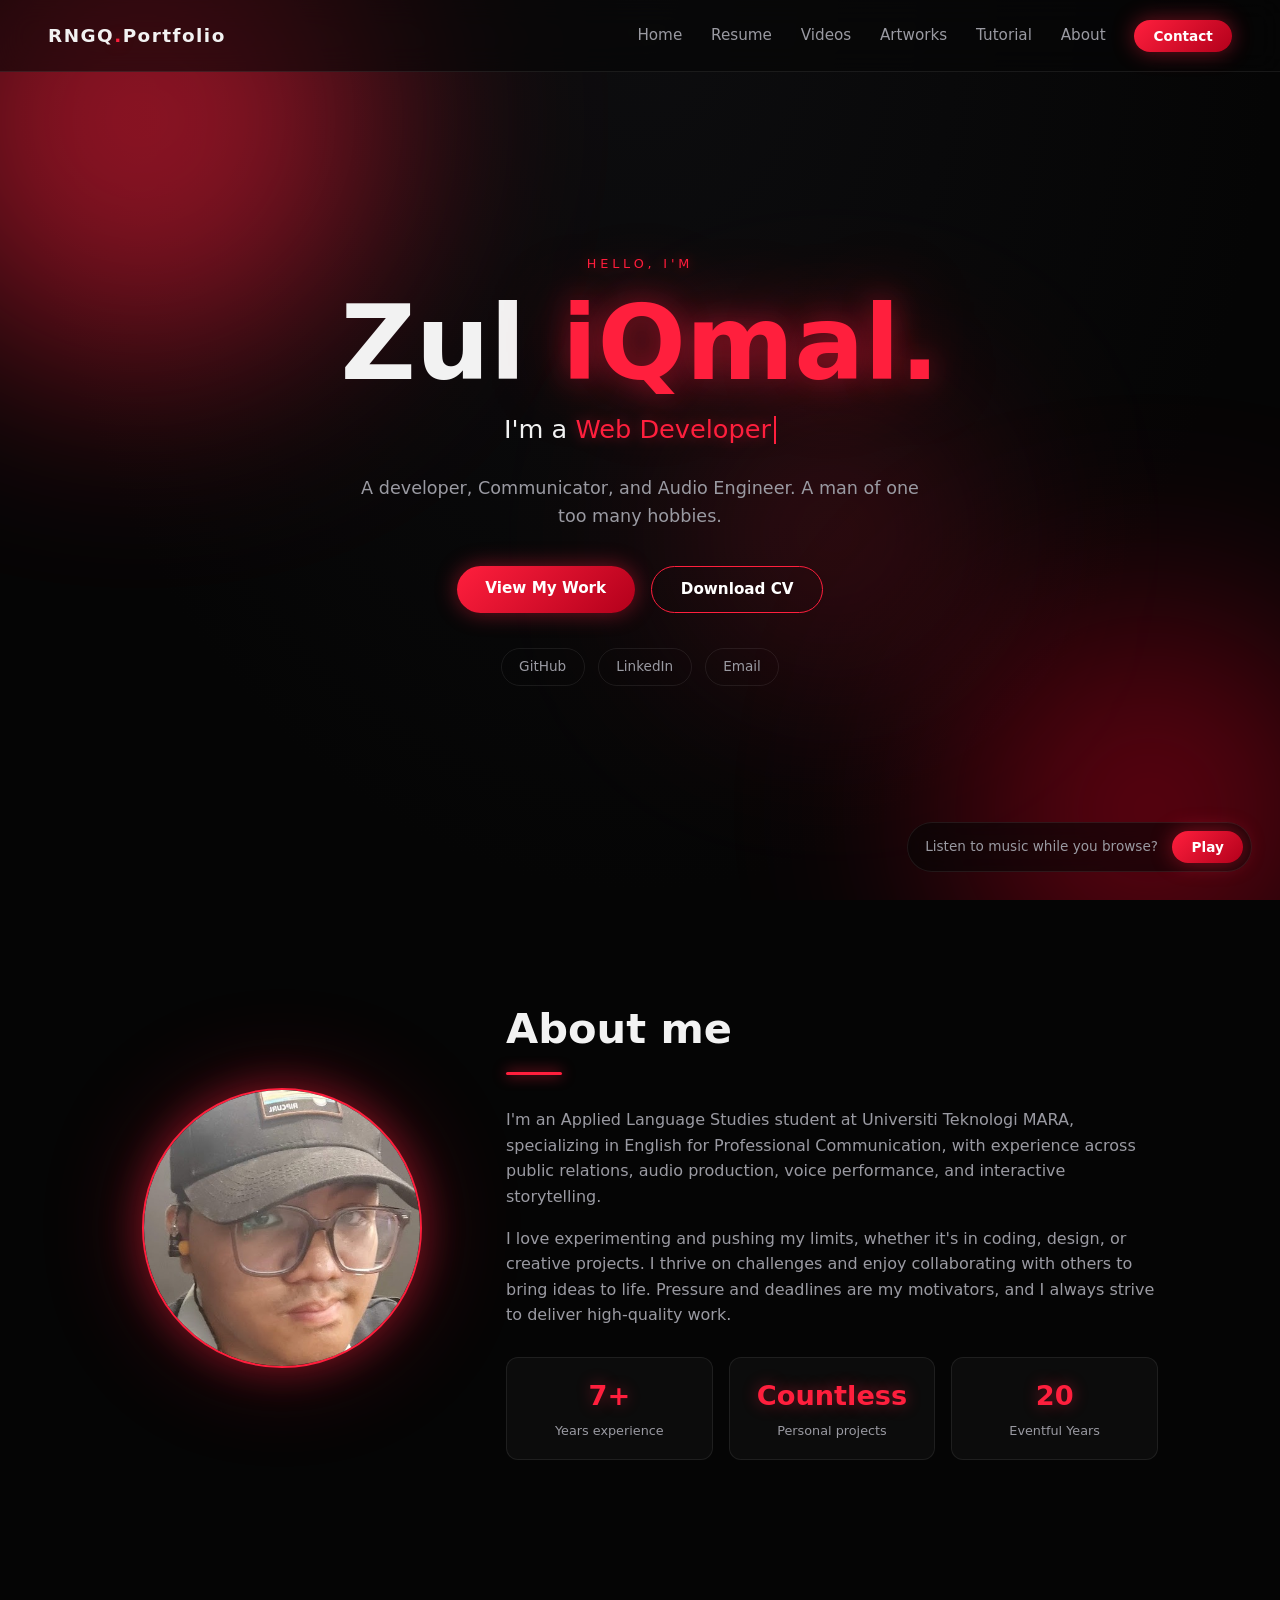
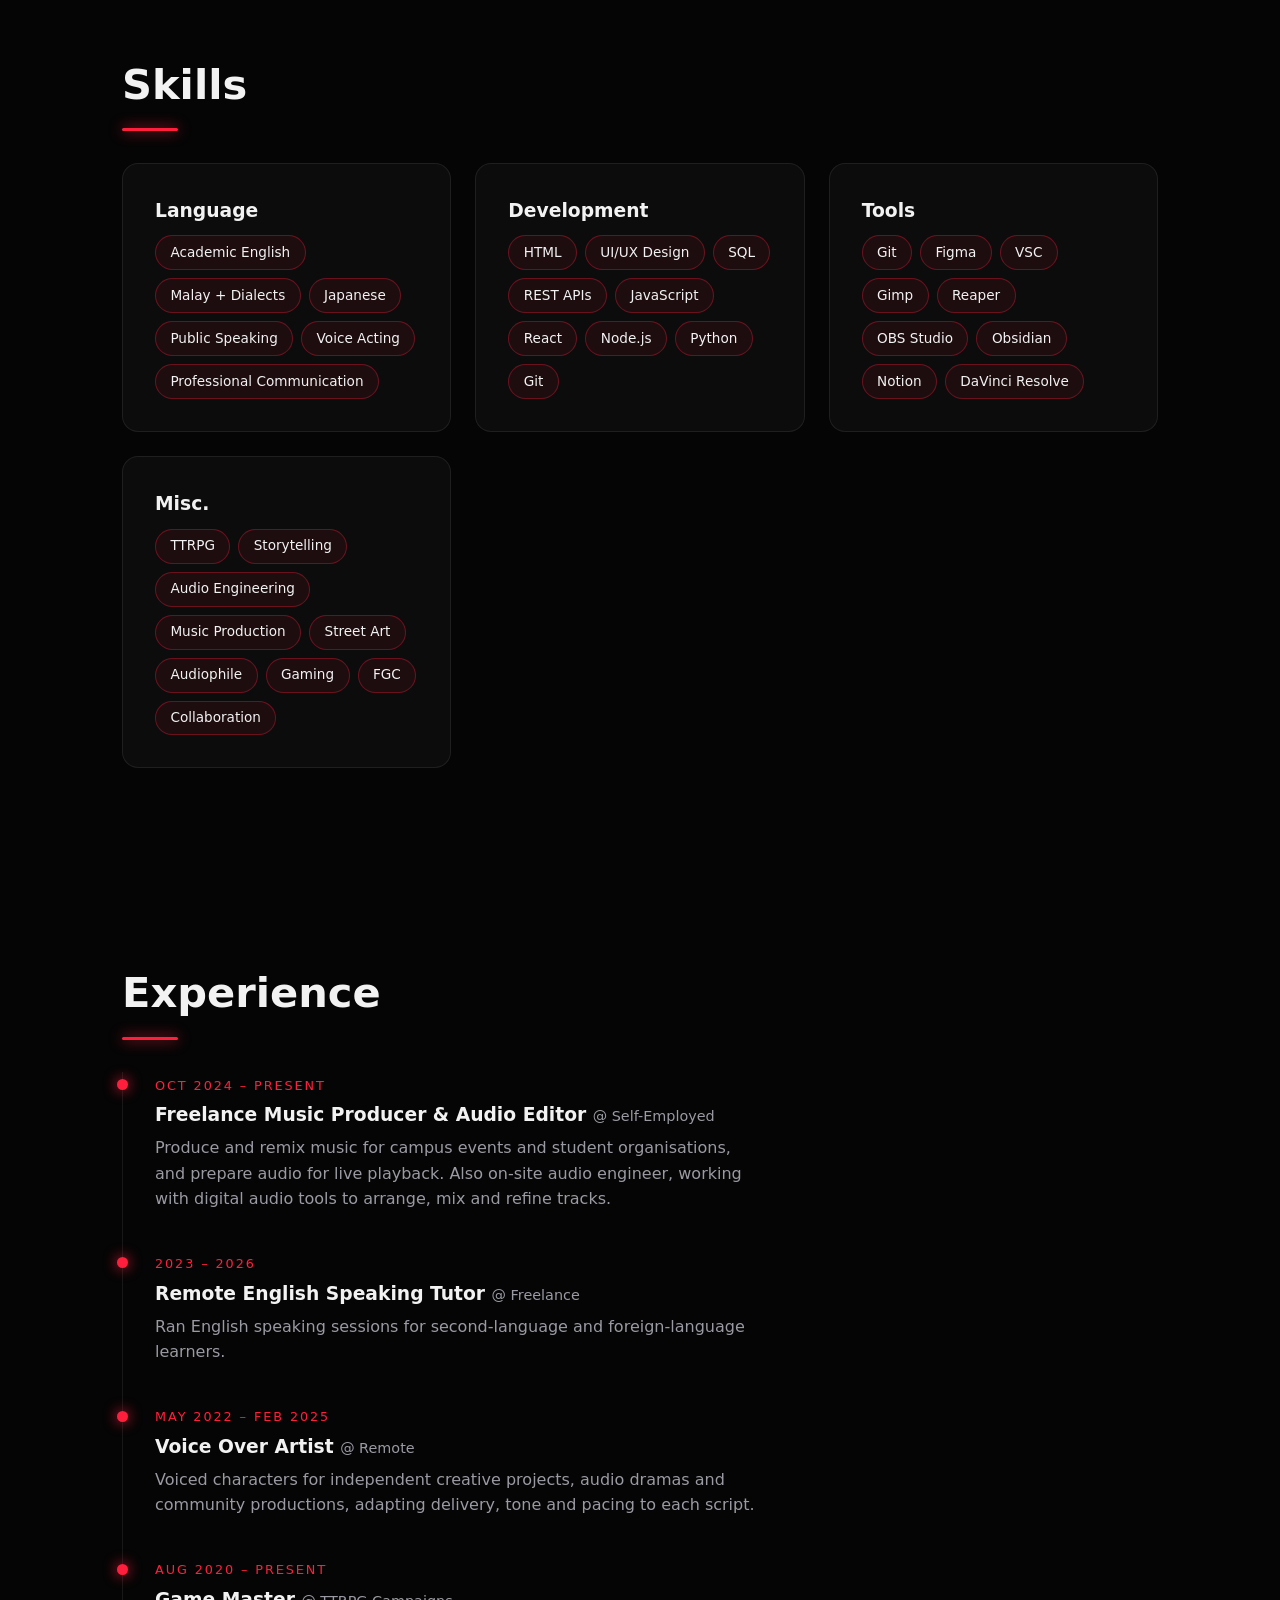
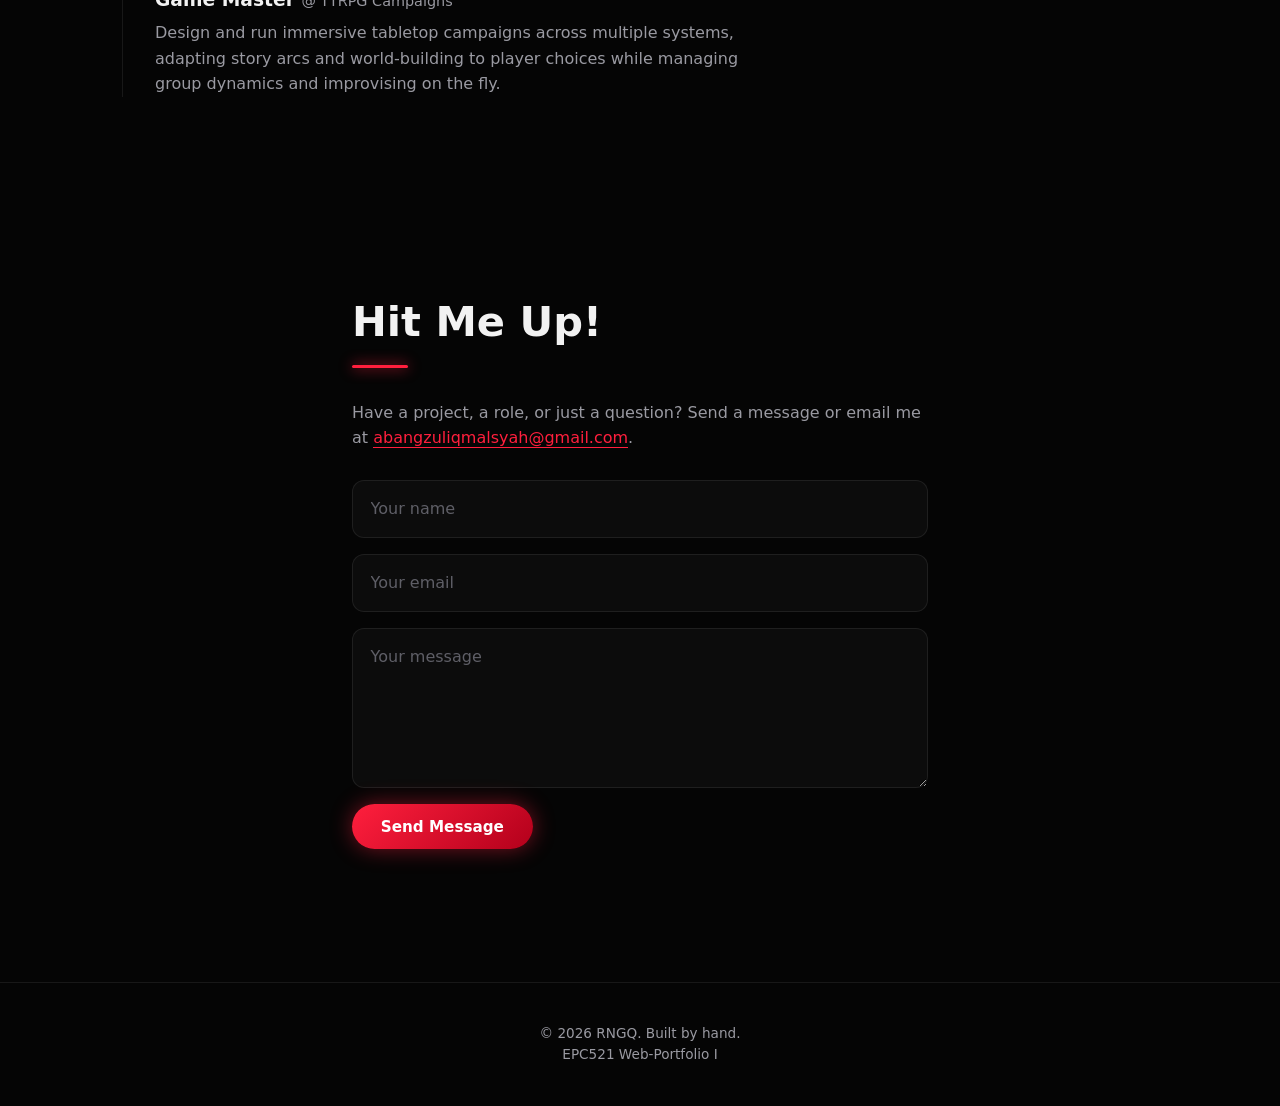
<file: index.html>
<!DOCTYPE html>
<html lang="en">
<head>
  <meta charset="UTF-8" />
  <meta name="viewport" content="width=device-width, initial-scale=1.0" />
  <title>Zul iQmal | Portfolio</title>
  <meta name="description" content="Portfolio of Zul iQmal, a Web Developer, Communicator, and Audio Engineer." />
  <link rel="stylesheet" href="CSS/style.css" />
</head>
<body>

  <!-- Background aura (Sinaran~ mentari menyinari~) -->
  <div class="aura-bg" aria-hidden="true">
    <span class="blob blob-1"></span>
    <span class="blob blob-2"></span>
    <span class="blob blob-3"></span>
  </div>
  <div class="cursor-aura" aria-hidden="true"></div>

  <!-- Header -->
  <header class="site-header">
    <a href="index.html" class="logo">RNGQ<span>.</span>Portfolio</a>
    <button class="nav-toggle" aria-label="Toggle menu" aria-expanded="false">
      <span></span><span></span>
    </button>
    <nav class="nav" id="nav">
      <a href="index.html" aria-current="page">Home</a>
      <a href="resume.html">Resume</a>
      <a href="videos.html">Videos</a>
      <a href="artworks.html">Artworks</a>
      <a href="tutorial.html">Tutorial</a>
      <a href="about.html">About</a>
      <a href="#contact" class="btn btn-small">Contact</a>
    </nav>
  </header>

  <main>
    <!-- Hero -->
    <section id="home" class="hero">
      <p class="eyebrow reveal">Hello, I'm</p>
      <h1 class="reveal">Zul <em>iQmal.</em></h1>
      <p class="role reveal">I'm a <span id="typed"></span><span class="caret" aria-hidden="true"></span></p>
      <p class="lead reveal">
        A developer, Communicator, and Audio Engineer. 
        A man of one too many hobbies.
      </p>
      <div class="hero-actions reveal">
        <a href="artworks.html" class="btn">View My Work</a>
        <a href="assets/documents/Zul_Iqmal_Syah_CV.pdf" class="btn btn-ghost" download>Download CV</a>
      </div>
      <div class="socials reveal">
        <a href="https://github.com/RinggoCh1" target="_blank" rel="noopener">GitHub</a>
        <a href="https://www.linkedin.com/in/zuliqmalsyah" target="_blank" rel="noopener">LinkedIn</a>
        <a href="mailto:abangzuliqmalsyah@gmail.com">Email</a>
      </div>
    </section>

    <!-- About -->
    <section id="about" class="section about">
      <div class="avatar-wrap reveal">
        <img class="avatar" src="assets/images/me.jpg" alt="Zul iQmal" />
      </div>
      <div class="about-text reveal">
        <h2 class="section-title">About me</h2>
        <p>
          I'm an Applied Language Studies student at Universiti Teknologi MARA, specializing in English for Professional Communication, with experience across public relations, audio production, voice performance, and interactive storytelling.
        </p>
        <p>
          I love experimenting and pushing my limits, whether it's in coding, design, or creative projects. I thrive on challenges and enjoy collaborating with others to bring ideas to life. Pressure and deadlines are my motivators, and I always strive to deliver high-quality work.
        </p>
        <div class="about-stats">
          <div class="stat"><strong>7+</strong><span>Years experience</span></div>
          <div class="stat"><strong>Countless</strong><span>Personal projects</span></div>
          <div class="stat"><strong>20</strong><span>Eventful Years</span></div>
        </div>
      </div>
    </section>

    <!-- Skills -->
    <section id="skills" class="section">
      <h2 class="section-title reveal">Skills</h2>
      <div class="grid">
        <article class="card reveal">
          <h3>Language</h3>
          <ul class="chips">
            <li>Academic English</li><li>Malay + Dialects</li><li>Japanese</li><li>Public Speaking</li><li>Voice Acting</li><li>Professional Communication</li>
          </ul>
        </article>
        <article class="card reveal">
          <h3>Development</h3>
          <ul class="chips">
            <li>HTML</li><li>UI/UX Design</li><li>SQL</li><li>REST APIs</li><li>JavaScript</li><li>React</li><li>Node.js</li><li>Python</li><li>Git</li>
          </ul>
        </article>
        <article class="card reveal">
          <h3>Tools</h3>
          <ul class="chips">
            <li>Git</li><li>Figma</li><li>VSC</li><li>Gimp</li><li>Reaper</li><li>OBS Studio</li><li>Obsidian</li><li>Notion</li><li>DaVinci Resolve</li>
          </ul>
        </article>
        <article class="card reveal">
          <h3>Misc.</h3>
          <ul class="chips">
            <li>TTRPG</li><li>Storytelling</li><li>Audio Engineering</li><li>Music Production</li><li>Street Art</li><li>Audiophile</li><li>Gaming</li><li>FGC</li><li>Collaboration</li>
          </ul>
        </article>
      </div>
    </section>

    <!-- Experience -->
    <section id="experience" class="section">
      <h2 class="section-title reveal">Experience</h2>
      <ol class="timeline">
        <li class="reveal">
          <span class="when">Oct 2024 – Present</span>
          <h3>Freelance Music Producer &amp; Audio Editor <small>@ Self-Employed</small></h3>
          <p>Produce and remix music for campus events and student organisations, and prepare audio for live playback. Also on-site audio engineer, working with digital audio tools to arrange, mix and refine tracks.</p>
        </li>
        <li class="reveal">
          <span class="when">2023 – 2026</span>
          <h3>Remote English Speaking Tutor <small>@ Freelance</small></h3>
          <p>Ran English speaking sessions for second-language and foreign-language learners.</p>
        </li>
        <li class="reveal">
          <span class="when">May 2022 – Feb 2025</span>
          <h3>Voice Over Artist <small>@ Remote</small></h3>
          <p>Voiced characters for independent creative projects, audio dramas and community productions, adapting delivery, tone and pacing to each script.</p>
        </li>
        <li class="reveal">
          <span class="when">Aug 2020 – Present</span>
          <h3>Game Master <small>@ TTRPG Campaigns</small></h3>
          <p>Design and run immersive tabletop campaigns across multiple systems, adapting story arcs and world-building to player choices while managing group dynamics and improvising on the fly.</p>
        </li>
      </ol>
    </section>

    <!-- Contact -->
    <section id="contact" class="section contact">
      <h2 class="section-title reveal">Hit Me Up!</h2>
      <p class="contact-intro reveal">
        Have a project, a role, or just a question? Send a message or email me at
        <a href="mailto:abangzuliqmalsyah@gmail.com">abangzuliqmalsyah@gmail.com</a>.
      </p>
      <form class="form reveal" id="contact-form">
        <input type="text" name="name" placeholder="Your name" required />
        <input type="email" name="email" placeholder="Your email" required />
        <textarea name="message" rows="5" placeholder="Your message" required></textarea>
        <button type="submit" class="btn">Send Message</button>
        <p class="form-note" id="form-note" role="status"></p>
      </form>
    </section>
  </main>

  <footer class="site-footer">
    <p>&copy; <span id="year"></span> RNGQ. Built by hand.</p>
    <p class="footer-credit">EPC521 Web-Portfolio I</p>
  </footer>

  <script src="JS/script.js"></script>
  <script src="JS/music.js"></script>
</body>
</html>
</file>
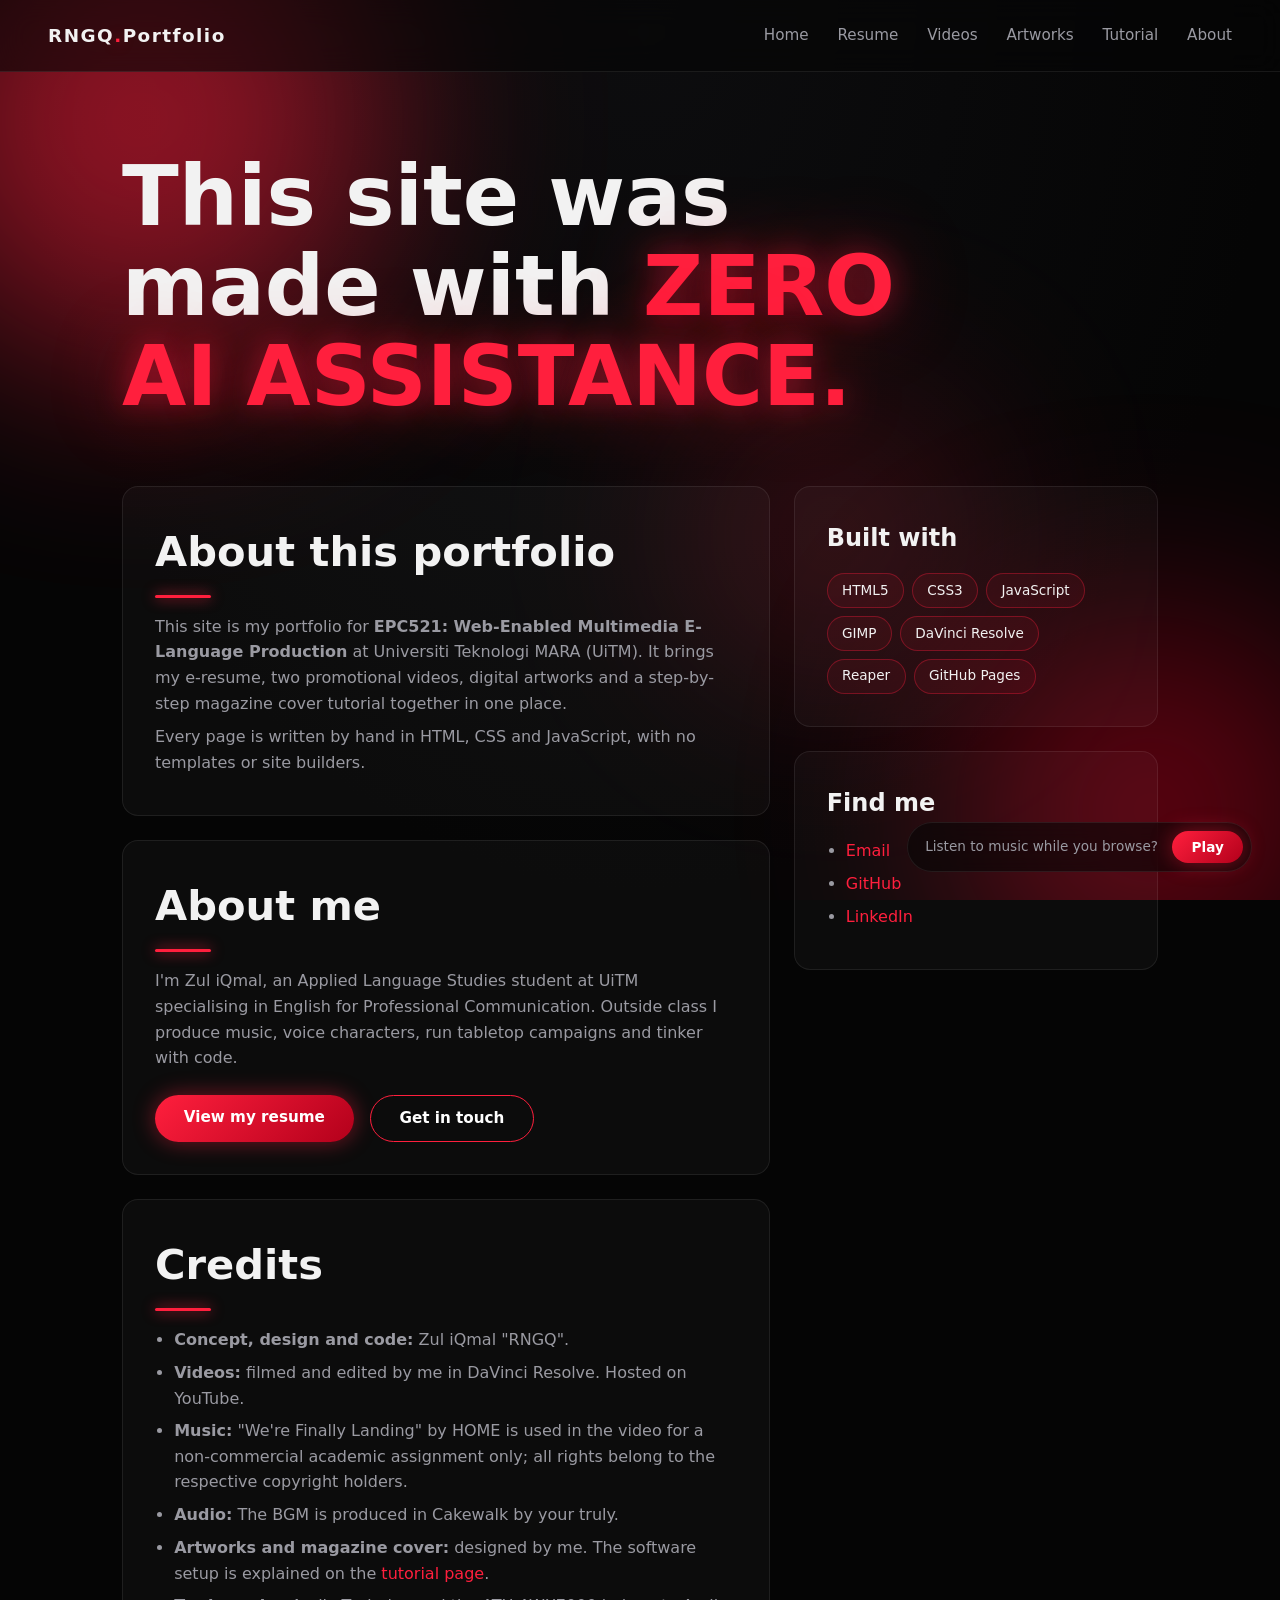
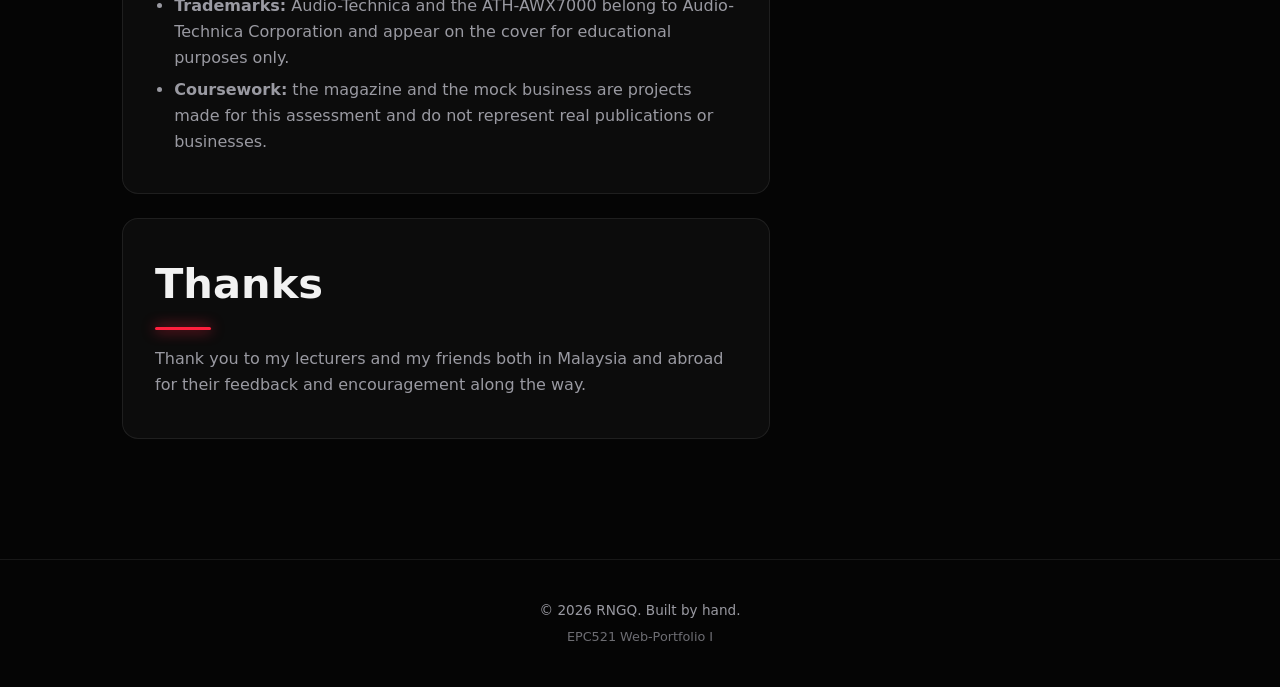
<file: about.html>
<!DOCTYPE html>
<html lang="en">
<head>
  <meta charset="UTF-8">
  <meta name="viewport" content="width=device-width, initial-scale=1.0">
  <meta name="description" content="About Zul iQmal's EPC521 multimedia web portfolio, plus credits and acknowledgements.">
  <title>Zul iQmal | About</title>
  <link rel="stylesheet" href="CSS/style.css">
  <link rel="stylesheet" href="CSS/pages.css">
</head>
<body>
  <div class="aura-bg" aria-hidden="true">
    <span class="blob blob-1"></span>
    <span class="blob blob-2"></span>
    <span class="blob blob-3"></span>
  </div>
  <div class="cursor-aura" aria-hidden="true"></div>

  <header class="site-header">
    <a href="index.html" class="logo">RNGQ<span>.</span>Portfolio</a>
    <button class="nav-toggle" aria-label="Toggle menu" aria-expanded="false" aria-controls="nav">
      <span></span><span></span>
    </button>
    <nav class="nav" id="nav">
      <a href="index.html">Home</a>
      <a href="resume.html">Resume</a>
      <a href="videos.html">Videos</a>
      <a href="artworks.html">Artworks</a>
      <a href="tutorial.html">Tutorial</a>
      <a href="about.html" aria-current="page">About</a>
    </nav>
  </header>

  <main>

    <!-- BIG STATEMENT: edit the white text, then the red glowing text inside <em> -->
    <section class="section page-intro">
      <h1 class="statement">This site was made with <em>ZERO AI ASSISTANCE.</em></h1>
    </section>

    <section class="section about-layout">
      <div class="about-main">

        <article class="page-card" id="about-site">
          <h2 class="section-title">About this portfolio</h2>
          <p>This site is my portfolio for <strong>EPC521: Web-Enabled Multimedia E-Language Production</strong> at Universiti Teknologi MARA (UiTM). It brings my e-resume, two promotional videos, digital artworks and a step-by-step magazine cover tutorial together in one place.</p>
          <p>Every page is written by hand in HTML, CSS and JavaScript, with no templates or site builders.</p>
        </article>

        <article class="page-card" id="about-me">
          <h2 class="section-title">About me</h2>
          <p>I'm Zul iQmal, an Applied Language Studies student at UiTM specialising in English for Professional Communication. Outside class I produce music, voice characters, run tabletop campaigns and tinker with code.</p>
          <div class="page-actions">
            <a class="btn" href="resume.html">View my resume</a>
            <a class="btn btn-ghost" href="index.html#contact">Get in touch</a>
          </div>
        </article>

        <article class="page-card" id="credits">
          <h2 class="section-title">Credits</h2>
          <ul class="detail-list">
            <li><strong>Concept, design and code:</strong> Zul iQmal "RNGQ".</li>
            <li><strong>Videos:</strong> filmed and edited by me in DaVinci Resolve. Hosted on YouTube.</li>
            <li><strong>Music:</strong> "We're Finally Landing" by HOME is used in the video for a non-commercial academic assignment only; all rights belong to the respective copyright holders.</li>
            <li><strong>Audio:</strong> The BGM is produced in Cakewalk by your truly.</li>
            <li><strong>Artworks and magazine cover:</strong> designed by me. The software setup is explained on the <a href="tutorial.html">tutorial page</a>.</li>
            <li><strong>Trademarks:</strong> Audio-Technica and the ATH-AWX7000 belong to Audio-Technica Corporation and appear on the cover for educational purposes only.</li>
            <li><strong>Coursework:</strong> the magazine and the mock business are projects made for this assessment and do not represent real publications or businesses.</li>
          </ul>
        </article>

        <article class="page-card" id="thanks">
          <h2 class="section-title">Thanks</h2>
          <p>Thank you to my lecturers and my friends both in Malaysia and abroad for their feedback and encouragement along the way.</p>
        </article>

      </div>

      <aside class="about-side">
        <article class="page-card">
          <h2>Built with</h2>
          <ul class="chips">
            <li>HTML5</li><li>CSS3</li><li>JavaScript</li><li>GIMP</li>
            <li>DaVinci Resolve</li><li>Reaper</li><li>GitHub Pages</li>
          </ul>
        </article>

        <article class="page-card">
          <h2>Find me</h2>
          <ul class="detail-list">
            <li><a href="mailto:abangzuliqmalsyah@gmail.com">Email</a></li>
            <li><a href="https://github.com/RinggoCh1" target="_blank" rel="noopener">GitHub</a></li>
            <li><a href="https://www.linkedin.com/in/zuliqmalsyah" target="_blank" rel="noopener">LinkedIn</a></li>
          </ul>
        </article>
      </aside>
    </section>

  </main>
  <footer class="site-footer">
    <p>&copy; <span id="year"></span> RNGQ. Built by hand.</p>
    <p class="footer-credit">EPC521 Web-Portfolio I</p>
  </footer>
  <script src="JS/script.js"></script>
  <script src="JS/music.js"></script>
</body>
</html>
</file>
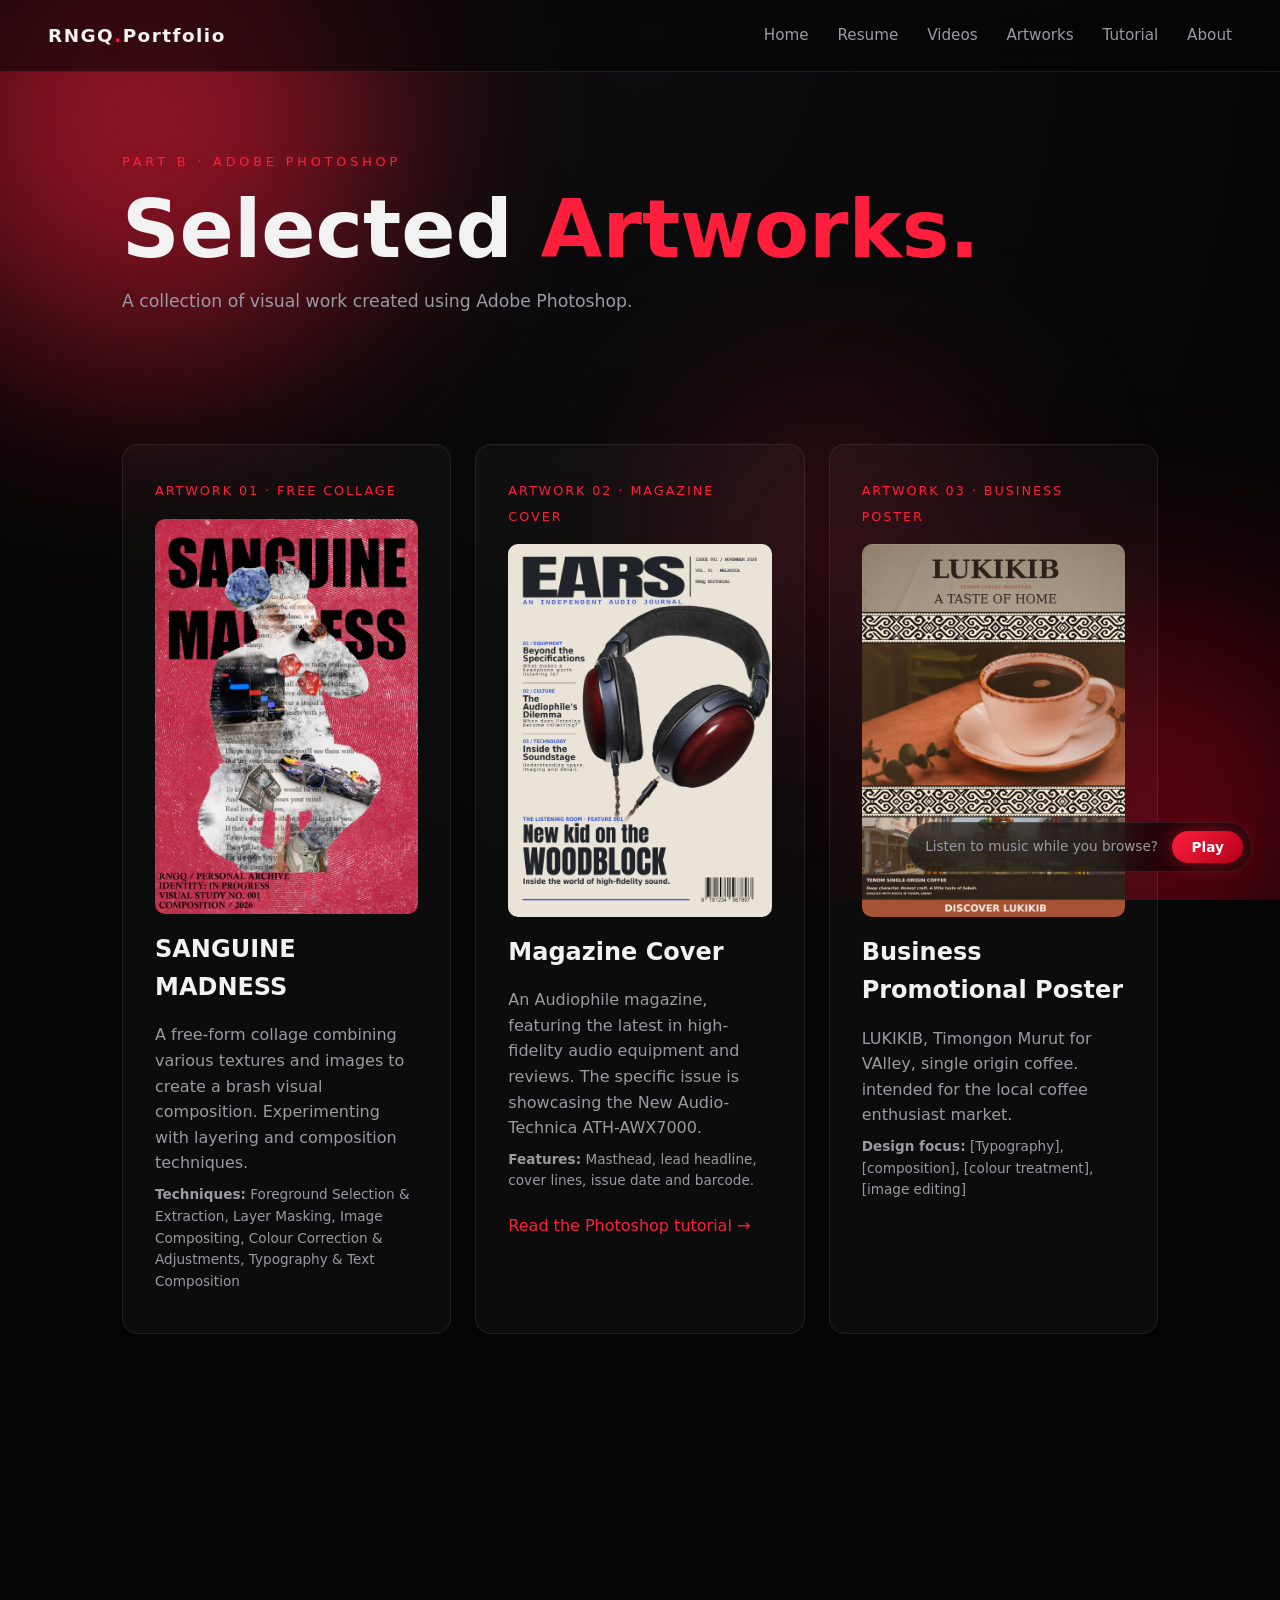
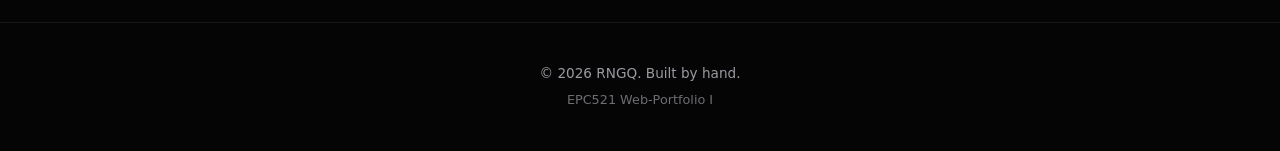
<file: artworks.html>
<!DOCTYPE html>
<html lang="en">
<head>
  <meta charset="UTF-8">
  <meta name="viewport" content="width=device-width, initial-scale=1.0">
  <meta name="description" content="Zul iQmal's EPC521 multimedia web portfolio.">
  <title>Zul iQmal | Photoshop Artworks</title>
  <link rel="stylesheet" href="CSS/style.css">
  <link rel="stylesheet" href="CSS/pages.css">
</head>
<body>
  <div class="aura-bg" aria-hidden="true">
    <span class="blob blob-1"></span>
    <span class="blob blob-2"></span>
    <span class="blob blob-3"></span>
  </div>
  <div class="cursor-aura" aria-hidden="true"></div>

  <header class="site-header">
    <a href="index.html" class="logo">RNGQ<span>.</span>Portfolio</a>
    <button class="nav-toggle" aria-label="Toggle menu" aria-expanded="false" aria-controls="nav">
      <span></span><span></span>
    </button>
    <nav class="nav" id="nav">
      <a href="index.html">Home</a>
      <a href="resume.html">Resume</a>
      <a href="videos.html">Videos</a>
      <a href="artworks.html">Artworks</a>
      <a href="tutorial.html">Tutorial</a>
      <a href="about.html">About</a>
    </nav>
  </header>

  <main>

    <section class="section page-intro">
      <p class="eyebrow">Part B · Adobe Photoshop</p>
      <h1 class="page-title">Selected <em>Artworks.</em></h1>
      <p class="page-lead">A collection of visual work created using Adobe Photoshop.</p>
    </section>

    <section class="section artwork-grid">
      <article class="page-card artwork-card">
        <span class="when">Artwork 01 · Free Collage</span>
        <img class="artwork-preview" src="assets/images/collage.png" alt="Preview of my free collage artwork">
        <h2>SANGUINE MADNESS</h2>
        <p>A free-form collage combining various textures and images to create a brash visual composition. Experimenting with layering and composition techniques.</p>
        <p class="small-note"><strong>Techniques:</strong> Foreground Selection & Extraction, Layer Masking, Image Compositing, Colour Correction & Adjustments, Typography & Text Composition</p>
      </article>

      <article class="page-card artwork-card">
        <span class="when">Artwork 02 · Magazine Cover</span>
        <img class="artwork-preview" src="assets/images/cover.png" alt="Preview of my magazine cover design">
        <h2>Magazine Cover</h2>
        <p>An Audiophile magazine, featuring the latest in high-fidelity audio equipment and reviews. The specific issue is showcasing the New Audio-Technica ATH-AWX7000.</p>
        <p class="small-note"><strong>Features:</strong> Masthead, lead headline, cover lines, issue date and barcode.</p>
        <a class="text-link" href="tutorial.html">Read the Photoshop tutorial →</a>
      </article>

      <article class="page-card artwork-card">
        <span class="when">Artwork 03 · Business Poster</span>
        <img class="artwork-preview" src="assets/images/poster.png" alt="Preview of my business promotional poster">
        <h2>Business Promotional Poster</h2>
        <p>LUKIKIB, Timongon Murut for VAlley, single origin coffee. intended for the local coffee enthusiast market.</p>
        <p class="small-note"><strong>Design focus:</strong> [Typography], [composition], [colour treatment], [image editing]</p>
      </article>
    </section>
    <section class="section">
    </p>
    </section>

  </main>
  <footer class="site-footer">
    <p>&copy; <span id="year"></span> RNGQ. Built by hand.</p>
    <p class="footer-credit">EPC521 Web-Portfolio I</p>
  </footer>
  <script src="JS/script.js"></script>
  <script src="JS/music.js"></script>
</body>
</html>
</file>
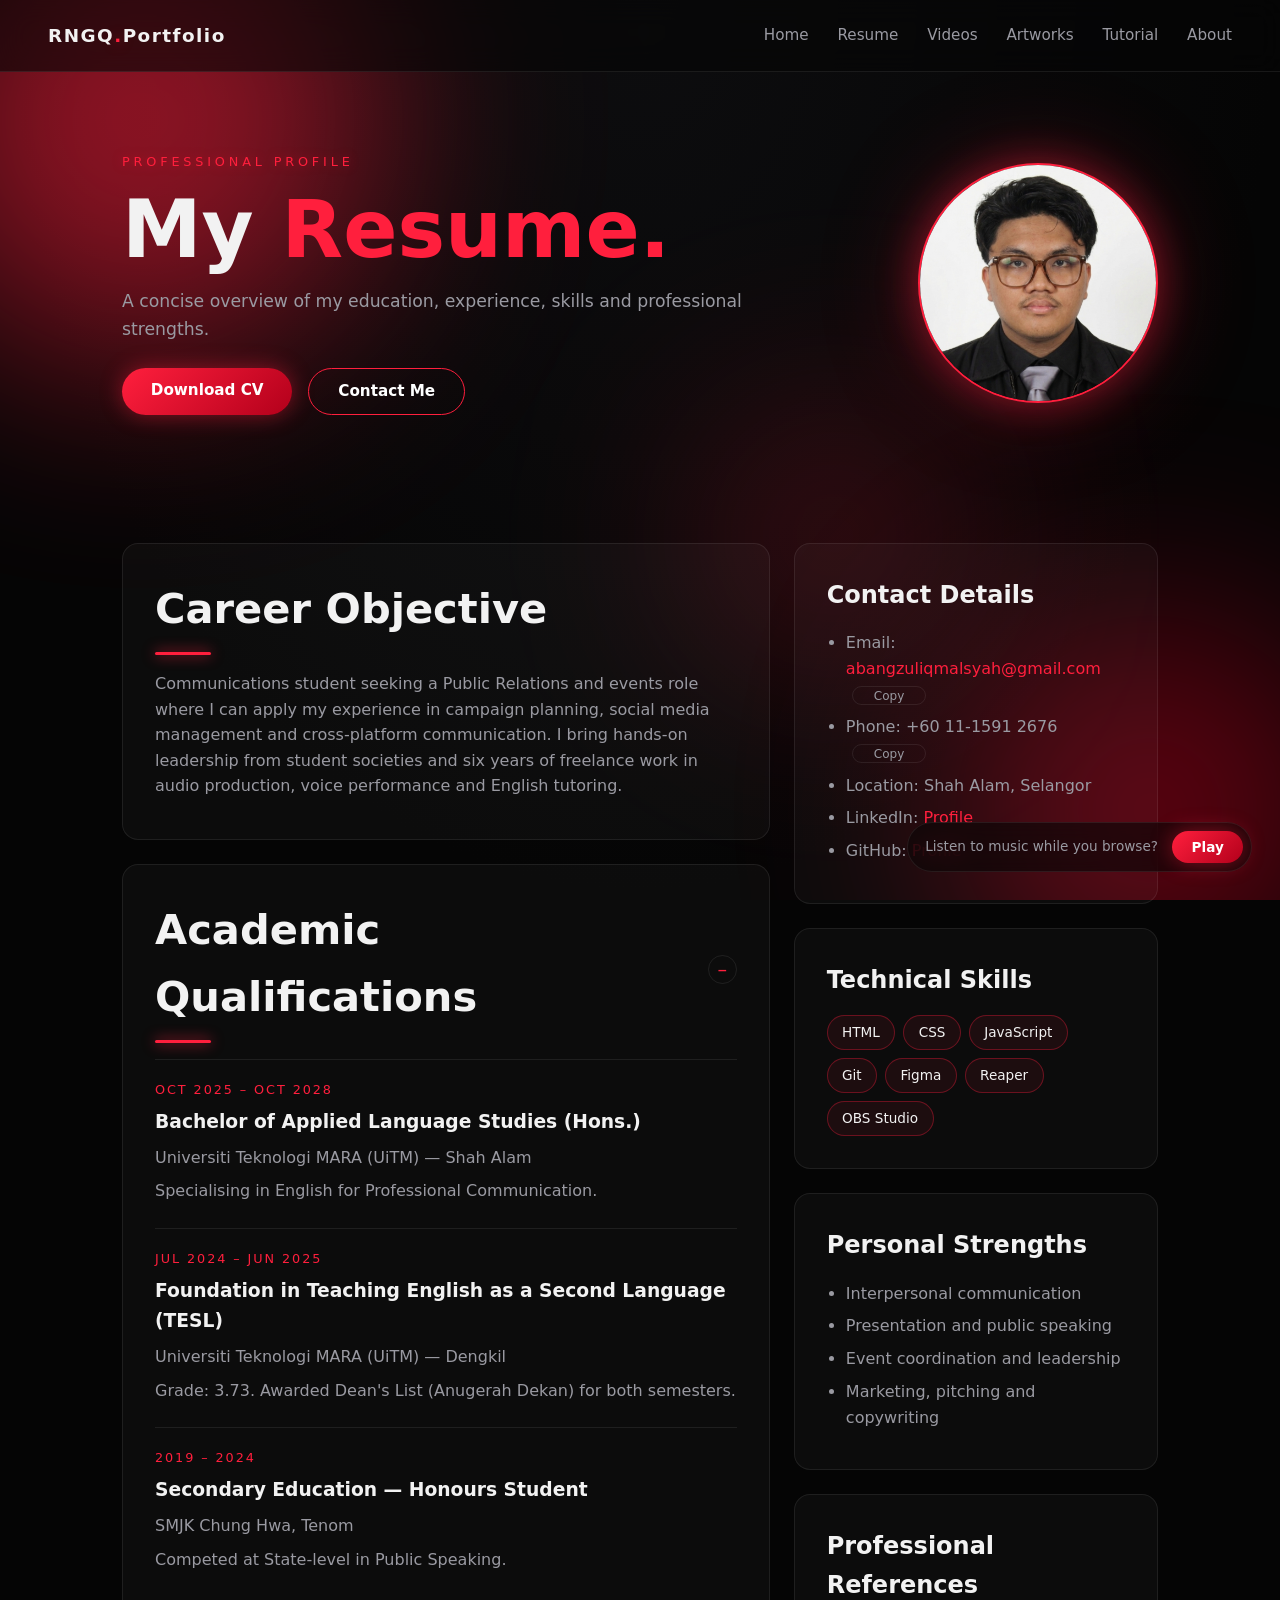
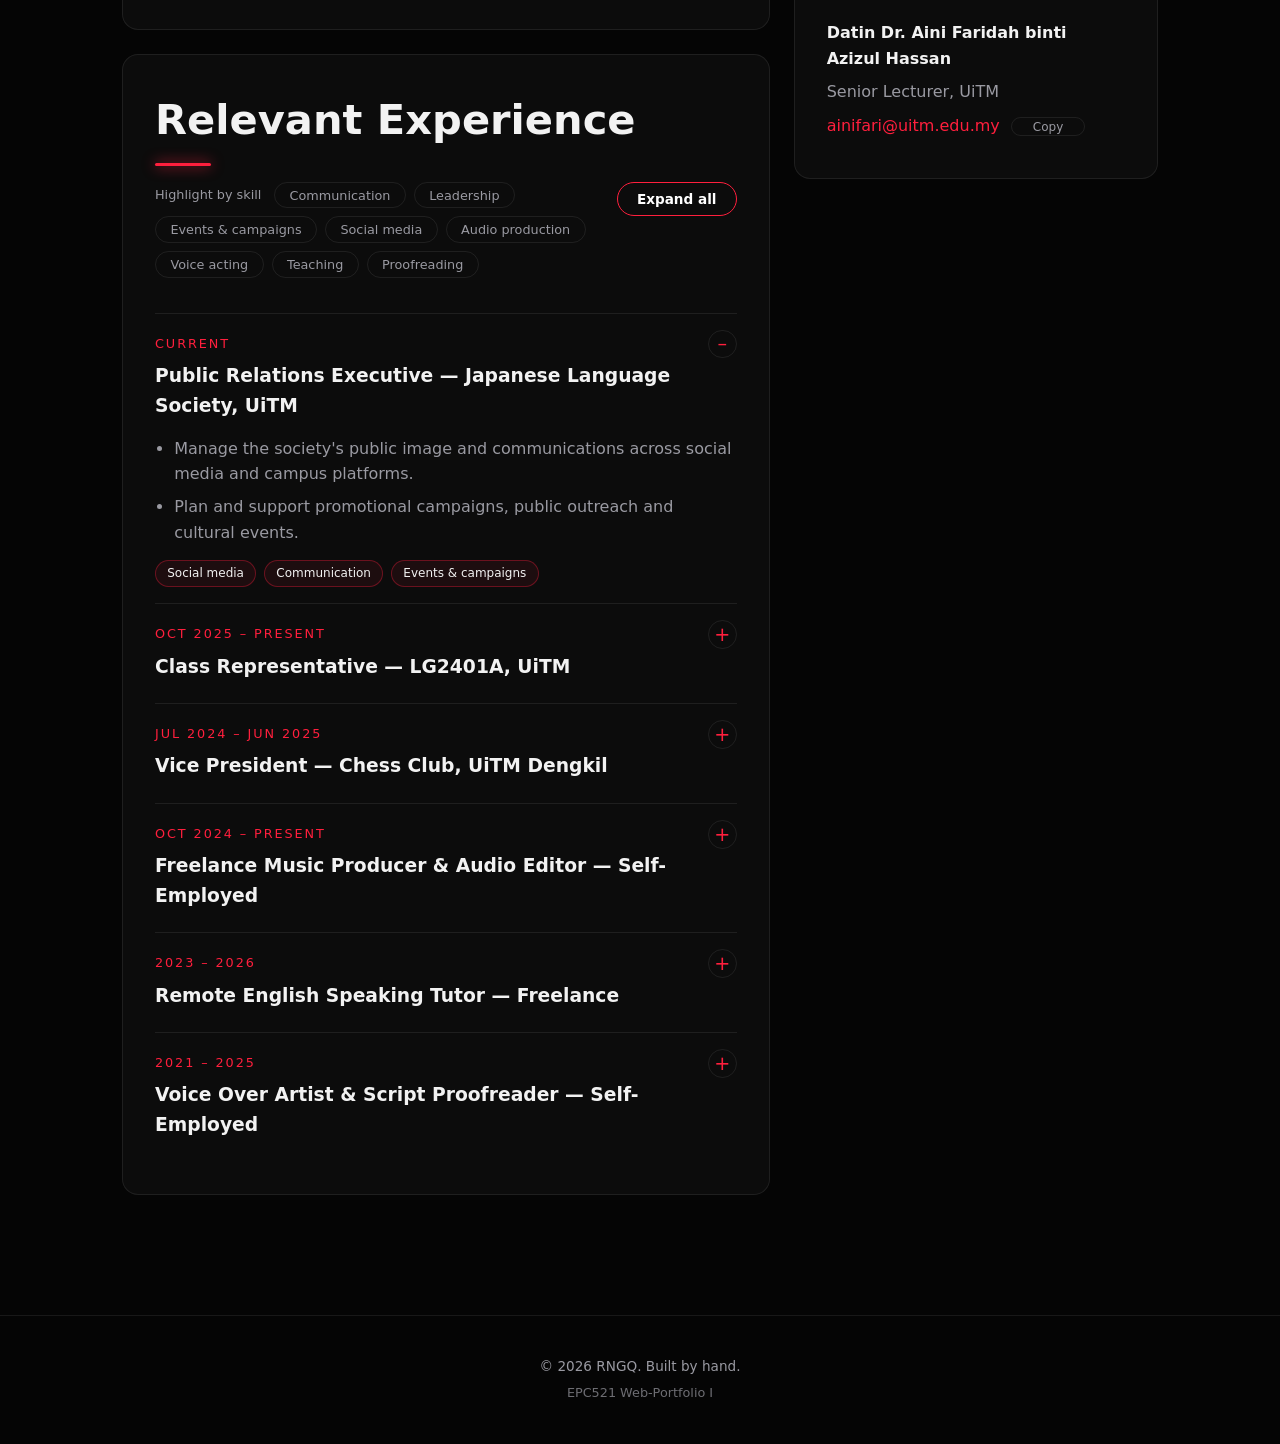
<file: resume.html>
<!DOCTYPE html>
<html lang="en">
<head>
  <meta charset="UTF-8">
  <meta name="viewport" content="width=device-width, initial-scale=1.0">
  <meta name="description" content="Zul iQmal's EPC521 multimedia web portfolio.">
  <title>Zul iQmal | Resume</title>
  <link rel="stylesheet" href="CSS/style.css">
  <link rel="stylesheet" href="CSS/pages.css">
</head>
<body>
  <div class="aura-bg" aria-hidden="true">
    <span class="blob blob-1"></span>
    <span class="blob blob-2"></span>
    <span class="blob blob-3"></span>
  </div>
  <div class="cursor-aura" aria-hidden="true"></div>

  <header class="site-header">
    <a href="index.html" class="logo">RNGQ<span>.</span>Portfolio</a>
    <button class="nav-toggle" aria-label="Toggle menu" aria-expanded="false" aria-controls="nav">
      <span></span><span></span>
    </button>
    <nav class="nav" id="nav">
      <a href="index.html">Home</a>
      <a href="resume.html" aria-current="page">Resume</a>
      <a href="videos.html">Videos</a>
      <a href="artworks.html">Artworks</a>
      <a href="tutorial.html">Tutorial</a>
      <a href="about.html">About</a>
    </nav>
  </header>

  <main>

    <section class="section page-intro">
      <div class="resume-hero">
        <div>
          <p class="eyebrow">Professional profile</p>
          <h1 class="page-title">My <em>Resume.</em></h1>
          <p class="page-lead">A concise overview of my education, experience, skills and professional strengths.</p>
          <div class="page-actions">
            <a class="btn" href="assets/documents/Zul_Iqmal_Syah_CV.pdf" download>Download CV</a>
            <a class="btn btn-ghost" href="mailto:abangzuliqmalsyah@gmail.com">Contact Me</a>
          </div>
        </div>
        <div class="resume-photo">
          <img class="avatar" src="assets/images/Headshot.png" alt="Portrait of Zul iQmal">
        </div>
      </div>
    </section>

    <section class="section resume-layout">
      <div class="resume-main">

        <article class="page-card" id="objective">
          <h2 class="section-title">Career Objective</h2>
          <p>Communications student seeking a Public Relations and events role where I can apply my experience in campaign planning, social media management and cross-platform communication. I bring hands-on leadership from student societies and six years of freelance work in audio production, voice performance and English tutoring.</p>
        </article>

        <details class="page-card collapse-card" id="education" open>
          <summary>
            <h2 class="section-title">Academic Qualifications</h2>
          </summary>
          <div class="resume-entry">
            <span class="when">Oct 2025 – Oct 2028</span>
            <h3>Bachelor of Applied Language Studies (Hons.)</h3>
            <p>Universiti Teknologi MARA (UiTM) — Shah Alam</p>
            <p>Specialising in English for Professional Communication.</p>
          </div>
          <div class="resume-entry">
            <span class="when">Jul 2024 – Jun 2025</span>
            <h3>Foundation in Teaching English as a Second Language (TESL)</h3>
            <p>Universiti Teknologi MARA (UiTM) — Dengkil</p>
            <p>Grade: 3.73. Awarded Dean's List (Anugerah Dekan) for both semesters.</p>
          </div>
          <div class="resume-entry">
            <span class="when">2019 – 2024</span>
            <h3>Secondary Education — Honours Student</h3>
            <p>SMJK Chung Hwa, Tenom</p>
            <p>Competed at State-level in Public Speaking.</p>
          </div>
        </details>

        <article class="page-card" id="experience">
          <h2 class="section-title">Relevant Experience</h2>

          <div class="exp-toolbar">
            <div class="skill-filters" role="group" aria-label="Highlight experience by skill">
              <span class="toolbar-label">Highlight by skill</span>
              <button type="button" class="skill-chip" data-skill="communication" aria-pressed="false">Communication</button>
              <button type="button" class="skill-chip" data-skill="leadership" aria-pressed="false">Leadership</button>
              <button type="button" class="skill-chip" data-skill="events" aria-pressed="false">Events &amp; campaigns</button>
              <button type="button" class="skill-chip" data-skill="social" aria-pressed="false">Social media</button>
              <button type="button" class="skill-chip" data-skill="audio" aria-pressed="false">Audio production</button>
              <button type="button" class="skill-chip" data-skill="voice" aria-pressed="false">Voice acting</button>
              <button type="button" class="skill-chip" data-skill="teaching" aria-pressed="false">Teaching</button>
              <button type="button" class="skill-chip" data-skill="writing" aria-pressed="false">Proofreading</button>
            </div>
            <button type="button" class="btn btn-ghost btn-small" id="toggle-all" aria-expanded="false">Expand all</button>
          </div>
          <p class="small-note skill-status" id="skill-status" role="status"></p>

          <details class="resume-entry exp-entry" open>
            <summary>
              <span class="entry-head">
                <span class="when">Current</span>
                <h3>Public Relations Executive — Japanese Language Society, UiTM</h3>
              </span>
            </summary>
            <ul class="detail-list">
              <li>Manage the society's public image and communications across social media and campus platforms.</li>
              <li>Plan and support promotional campaigns, public outreach and cultural events.</li>
            </ul>
            <ul class="chips entry-tags" aria-label="Skills used">
              <li data-skill="social">Social media</li><li data-skill="communication">Communication</li><li data-skill="events">Events &amp; campaigns</li>
            </ul>
          </details>

          <details class="resume-entry exp-entry">
            <summary>
              <span class="entry-head">
                <span class="when">Oct 2025 – Present</span>
                <h3>Class Representative — LG2401A, UiTM</h3>
              </span>
            </summary>
            <ul class="detail-list">
              <li>Serve as liaison between faculty and students, facilitating course coordination and communication.</li>
            </ul>
            <ul class="chips entry-tags" aria-label="Skills used">
              <li data-skill="communication">Communication</li><li data-skill="leadership">Leadership</li>
            </ul>
          </details>

          <details class="resume-entry exp-entry">
            <summary>
              <span class="entry-head">
                <span class="when">Jul 2024 – Jun 2025</span>
                <h3>Vice President — Chess Club, UiTM Dengkil</h3>
              </span>
            </summary>
            <ul class="detail-list">
              <li>Led executive committee meetings and organised campus-wide tournaments.</li>
              <li>Managed club membership and ran events for the entire foundation term.</li>
            </ul>
            <ul class="chips entry-tags" aria-label="Skills used">
              <li data-skill="leadership">Leadership</li><li data-skill="events">Events &amp; campaigns</li>
            </ul>
          </details>

          <details class="resume-entry exp-entry">
            <summary>
              <span class="entry-head">
                <span class="when">Oct 2024 – Present</span>
                <h3>Freelance Music Producer &amp; Audio Editor — Self-Employed</h3>
              </span>
            </summary>
            <ul class="detail-list">
              <li>Produce and remix music for campus events and student organisations.</li>
              <li>Edit and prepare audio for live playback and performance environments, and act as on-site audio engineer.</li>
            </ul>
            <ul class="chips entry-tags" aria-label="Skills used">
              <li data-skill="audio">Audio production</li>
            </ul>
          </details>

          <details class="resume-entry exp-entry">
            <summary>
              <span class="entry-head">
                <span class="when">2023 – 2026</span>
                <h3>Remote English Speaking Tutor — Freelance</h3>
              </span>
            </summary>
            <ul class="detail-list">
              <li>Delivered English speaking sessions to second-language and foreign-language learners.</li>
            </ul>
            <ul class="chips entry-tags" aria-label="Skills used">
              <li data-skill="teaching">Teaching</li><li data-skill="communication">Communication</li>
            </ul>
          </details>

          <details class="resume-entry exp-entry">
            <summary>
              <span class="entry-head">
                <span class="when">2021 – 2025</span>
                <h3>Voice Over Artist &amp; Script Proofreader — Self-Employed</h3>
              </span>
            </summary>
            <ul class="detail-list">
              <li>Provided voiceover and character performances for independent creative projects and audio dramas.</li>
              <li>Proofread and adapted scripts for clarity, tone and delivery ahead of production.</li>
            </ul>
            <ul class="chips entry-tags" aria-label="Skills used">
              <li data-skill="voice">Voice acting</li><li data-skill="writing">Proofreading</li>
            </ul>
          </details>
        </article>
      </div>

      <aside class="resume-side">
        <article class="page-card" id="contact-details">
          <h2>Contact Details</h2>
          <ul class="detail-list">
            <li>Email: <a href="mailto:abangzuliqmalsyah@gmail.com">abangzuliqmalsyah@gmail.com</a>
              <button type="button" class="copy-btn" data-copy="abangzuliqmalsyah@gmail.com" aria-label="Copy email address">Copy</button></li>
            <li>Phone: +60 11-1591 2676
              <button type="button" class="copy-btn" data-copy="+60 11-1591 2676" aria-label="Copy phone number">Copy</button></li>
            <li>Location: Shah Alam, Selangor</li>
            <li>LinkedIn: <a href="https://www.linkedin.com/in/zuliqmalsyah" target="_blank" rel="noopener">Profile</a></li>
            <li>GitHub: <a href="https://github.com/RinggoCh1" target="_blank" rel="noopener">Profile</a></li>
          </ul>
        </article>

        <article class="page-card" id="skills">
          <h2>Technical Skills</h2>
          <ul class="chips">
            <li>HTML</li><li>CSS</li><li>JavaScript</li><li>Git</li>
            <li>Figma</li><li>Reaper</li><li>OBS Studio</li>
          </ul>
        </article>

        <article class="page-card" id="strengths">
          <h2>Personal Strengths</h2>
          <ul class="detail-list">
            <li>Interpersonal communication</li>
            <li>Presentation and public speaking</li>
            <li>Event coordination and leadership</li>
            <li>Marketing, pitching and copywriting</li>
          </ul>
        </article>

        <article class="page-card" id="references">
          <h2>Professional References</h2>
          <div class="reference">
            <p class="ref-name">Datin Dr. Aini Faridah binti Azizul Hassan</p>
            <p>Senior Lecturer, UiTM</p>
            <p><a href="mailto:ainifari@uitm.edu.my">ainifari@uitm.edu.my</a>
              <button type="button" class="copy-btn" data-copy="ainifari@uitm.edu.my" aria-label="Copy referee email address">Copy</button></p>
          </div>
        </article>
      </aside>
    </section>

    <p class="visually-hidden" id="copy-status" role="status"></p>

  </main>
  <footer class="site-footer">
    <p>&copy; <span id="year"></span> RNGQ. Built by hand.</p>
    <p class="footer-credit">EPC521 Web-Portfolio I</p>
  </footer>
  <script src="JS/script.js"></script>
  <script src="JS/music.js"></script>
</body>
</html>
</file>
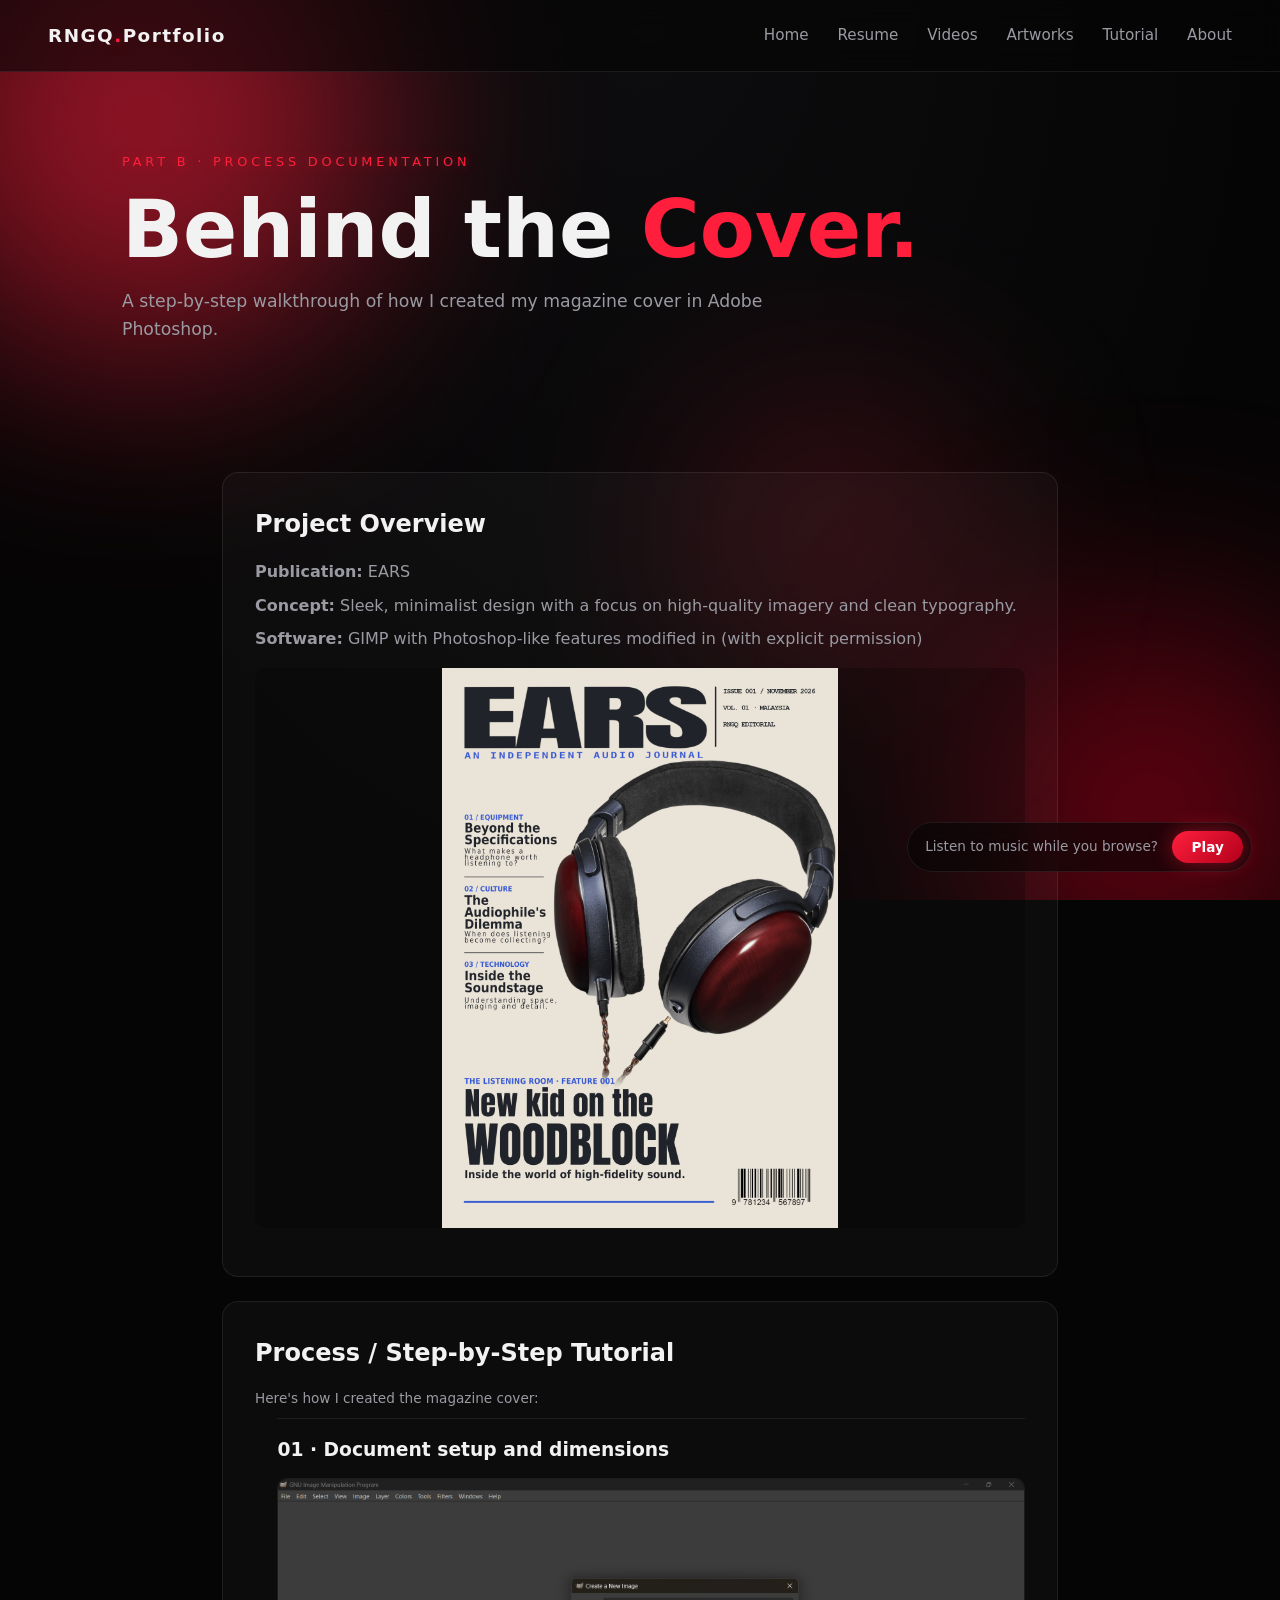
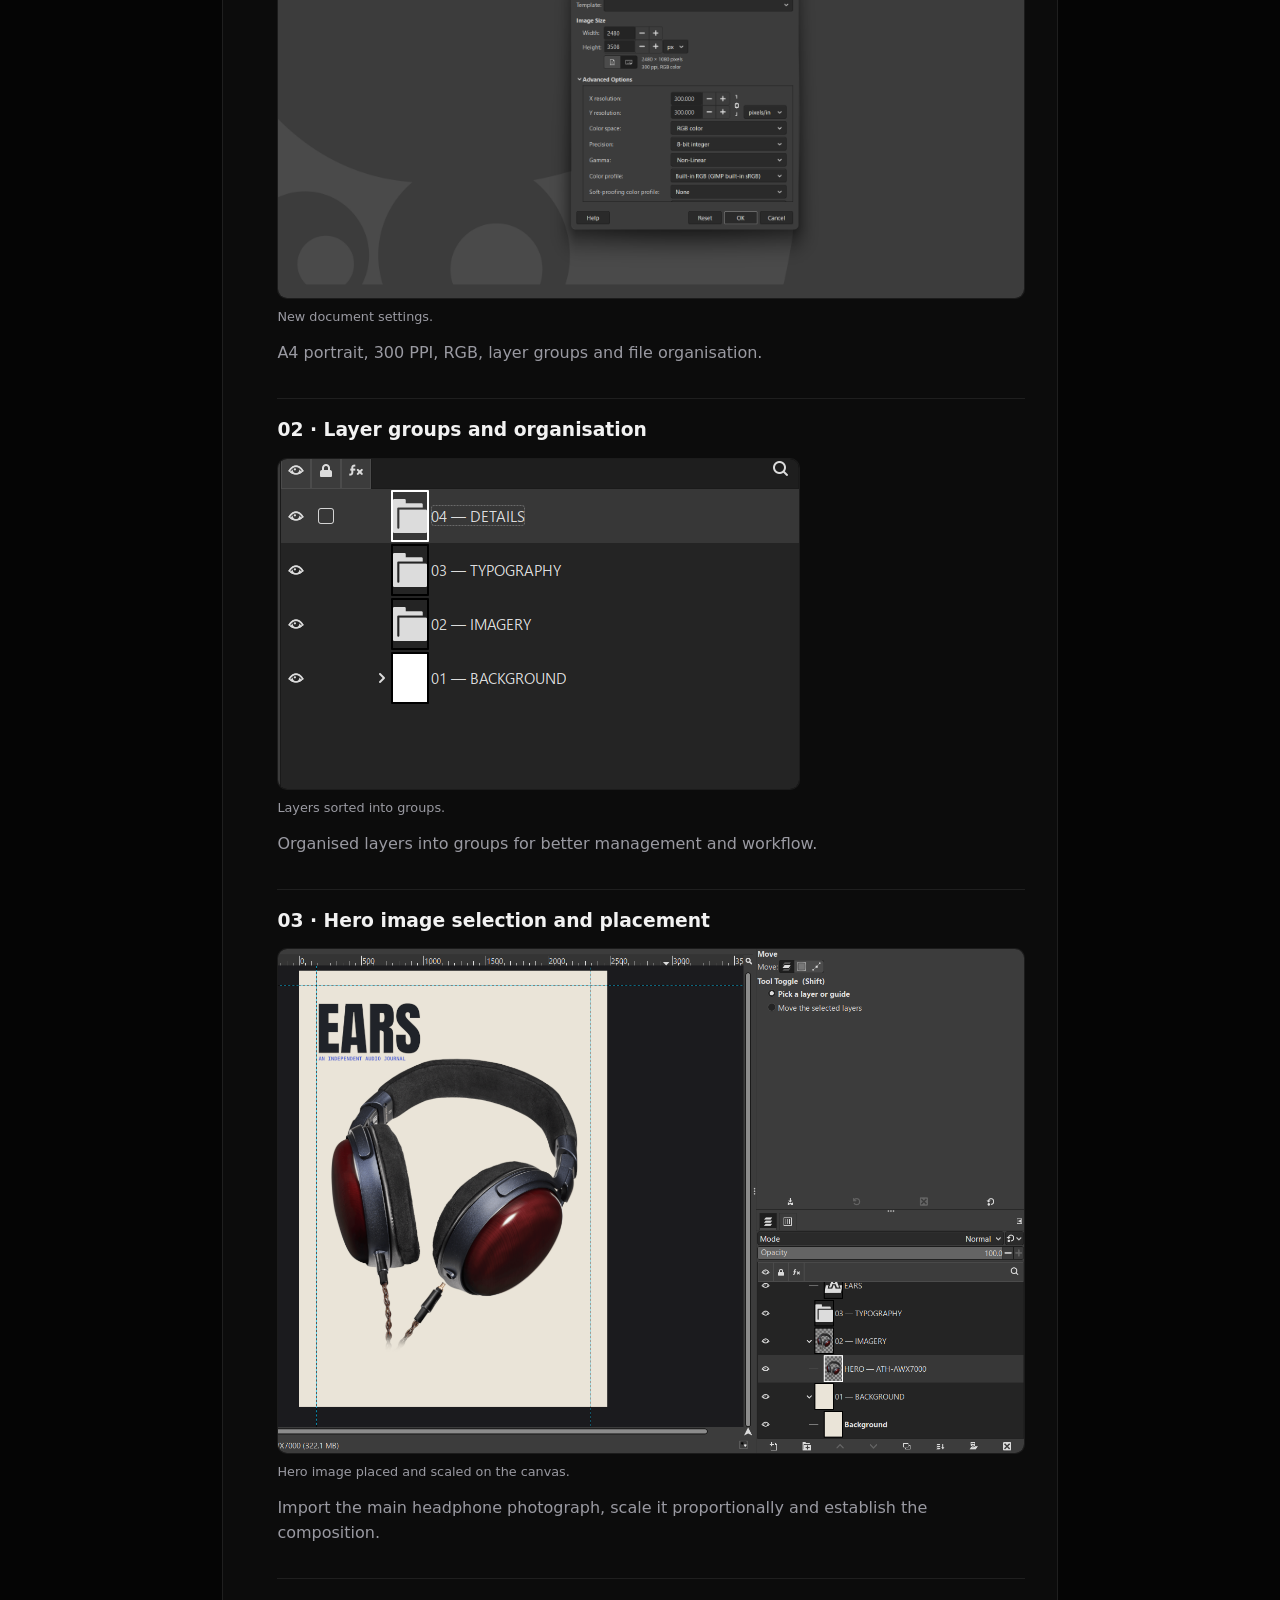
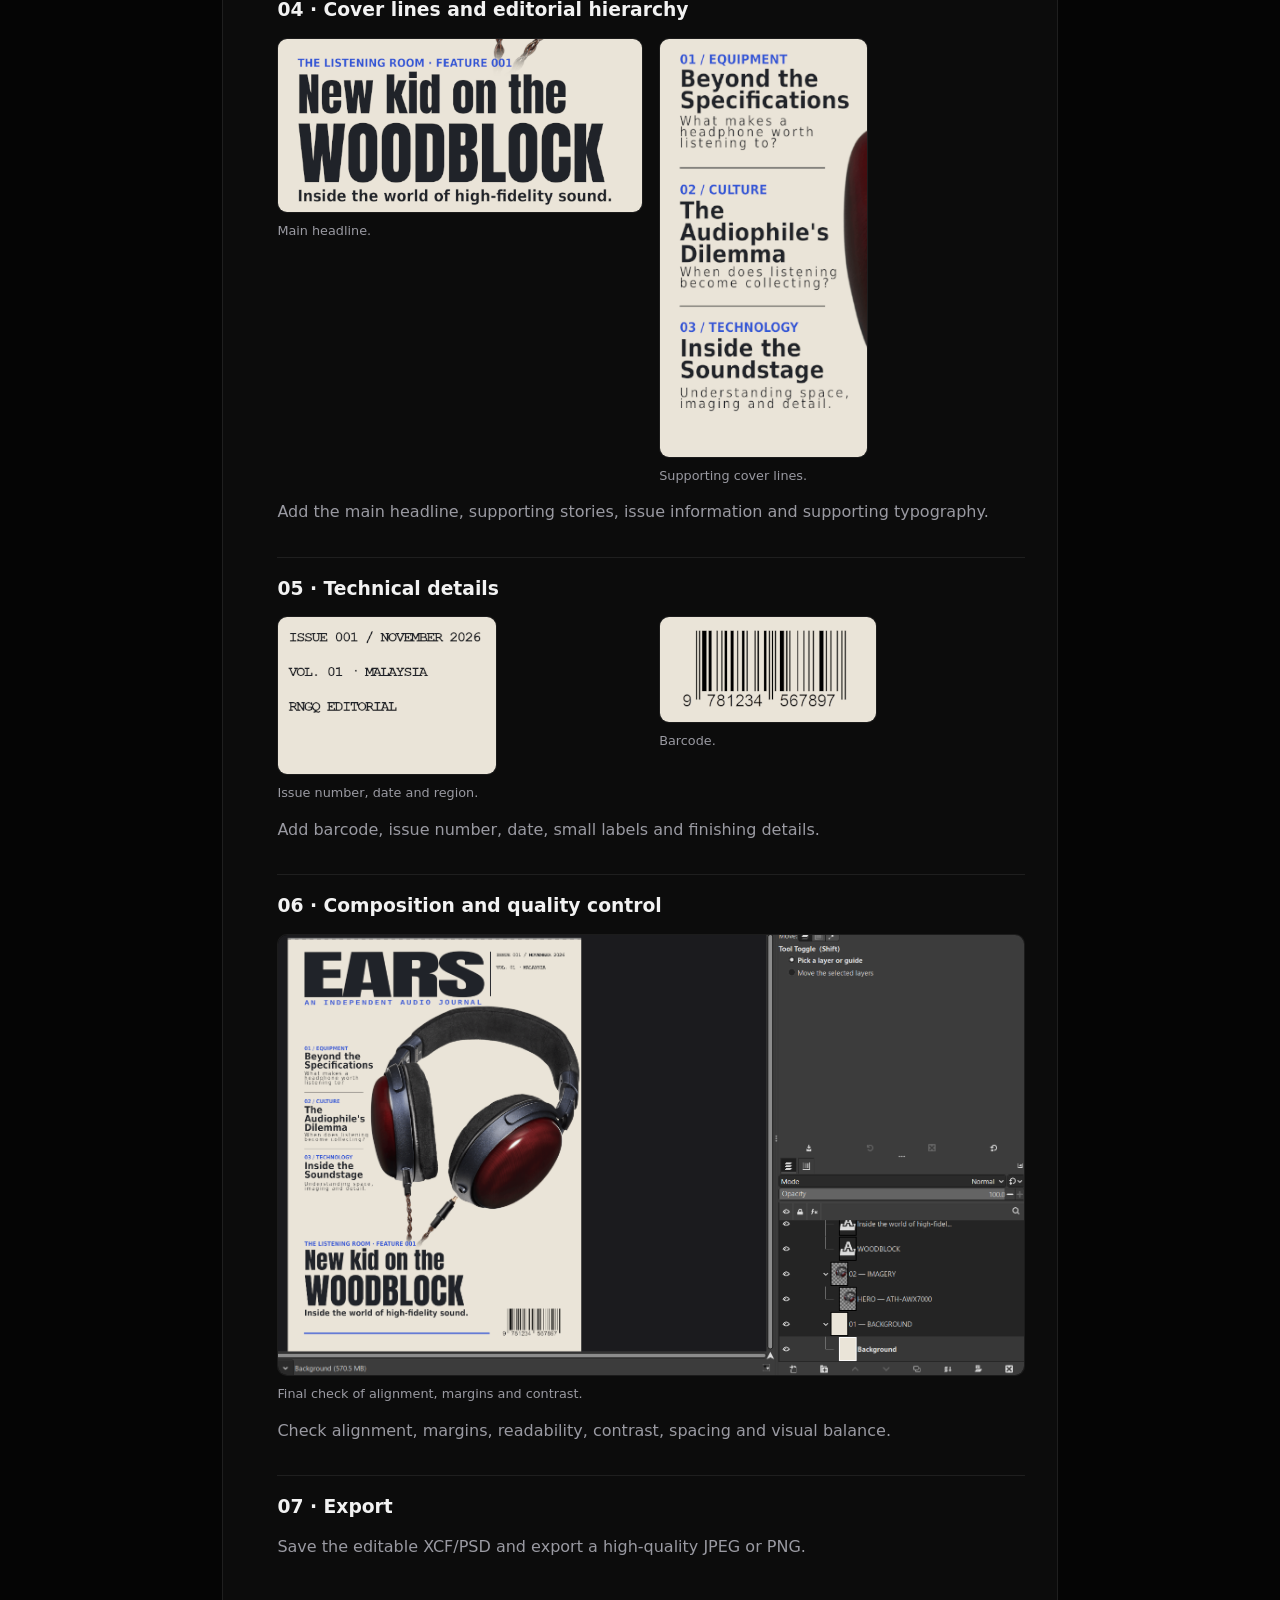
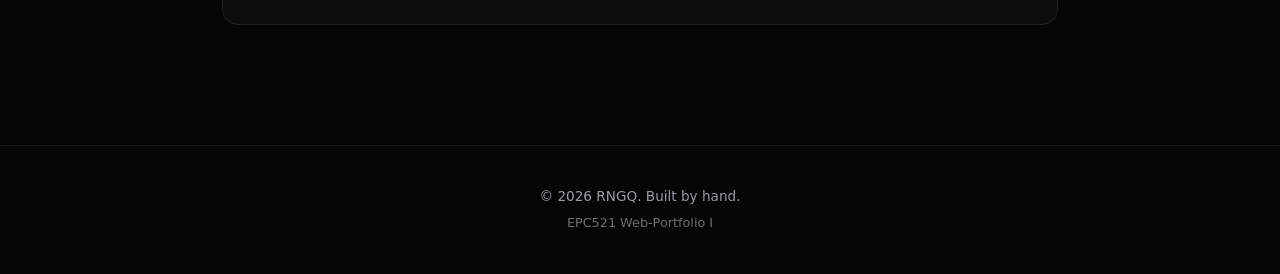
<file: tutorial.html>
<!DOCTYPE html>
<html lang="en">
<head>
  <meta charset="UTF-8">
  <meta name="viewport" content="width=device-width, initial-scale=1.0">
  <meta name="description" content="Zul iQmal's EPC521 multimedia web portfolio.">
  <title>Zul iQmal | Photoshop Tutorial</title>
  <link rel="stylesheet" href="CSS/style.css">
  <link rel="stylesheet" href="CSS/pages.css">
</head>
<body>
  <div class="aura-bg" aria-hidden="true">
    <span class="blob blob-1"></span>
    <span class="blob blob-2"></span>
    <span class="blob blob-3"></span>
  </div>
  <div class="cursor-aura" aria-hidden="true"></div>

  <header class="site-header">
    <a href="index.html" class="logo">RNGQ<span>.</span>Portfolio</a>
    <button class="nav-toggle" aria-label="Toggle menu" aria-expanded="false" aria-controls="nav">
      <span></span><span></span>
    </button>
    <nav class="nav" id="nav">
      <a href="index.html">Home</a>
      <a href="resume.html">Resume</a>
      <a href="videos.html">Videos</a>
      <a href="artworks.html">Artworks</a>
      <a href="tutorial.html">Tutorial</a>
      <a href="about.html">About</a>
    </nav>
  </header>

  <main>

    <section class="section page-intro">
      <p class="eyebrow">Part B · Process documentation</p>
      <h1 class="page-title">Behind the <em>Cover.</em></h1>
      <p class="page-lead">A step-by-step walkthrough of how I created my magazine cover in Adobe Photoshop.</p>
    </section>

    <section class="section tutorial-layout">
      <article class="page-card tutorial-overview">
        <h2>Project Overview</h2>
        <p><strong>Publication:</strong> EARS</p>
        <p><strong>Concept:</strong> Sleek, minimalist design with a focus on high-quality imagery and clean typography.</p>
        <p><strong>Software:</strong> GIMP with Photoshop-like features modified in (with explicit permission) </p>
        <img class="artwork-preview" src="assets/images/cover.png" alt="Final magazine cover artwork">
      </article>

      <article class="page-card">
        <h2>Process / Step-by-Step Tutorial</h2>
        <p class="small-note">Here's how I created the magazine cover:</p>

        <ol class="tutorial-steps">
          <li>
            <h3>01 · Document setup and dimensions</h3>
            <figure class="tutorial-shot">
              <img src="assets/images/screenshot%201.png" alt="New document settings dialog set to A4 portrait, 300 PPI, RGB" loading="lazy">
              <figcaption>New document settings.</figcaption>
            </figure>
            <p>A4 portrait, 300 PPI, RGB, layer groups and file organisation.</p>
          </li>
          <li>
            <h3>02 · Layer groups and organisation</h3>
            <figure class="tutorial-shot">
              <img src="assets/images/screenshot%202.png" alt="Layers panel with the cover's layers sorted into named groups" loading="lazy">
              <figcaption>Layers sorted into groups.</figcaption>
            </figure>
            <p>Organised layers into groups for better management and workflow.</p>
          </li>
          <li>
            <h3>03 · Hero image selection and placement</h3>
            <figure class="tutorial-shot">
              <img src="assets/images/screenshot%203.png" alt="Headphone photograph placed and scaled on the cover canvas" loading="lazy">
              <figcaption>Hero image placed and scaled on the canvas.</figcaption>
            </figure>
            <p>Import the main headphone photograph, scale it proportionally and establish the composition.</p>
          </li>
          <li>
            <h3>04 · Cover lines and editorial hierarchy</h3>
            <div class="shot-pair">
              <figure class="tutorial-shot">
                <img src="assets/images/screenshot%204a.png" alt="Main headline text on the cover" loading="lazy">
                <figcaption>Main headline.</figcaption>
              </figure>
              <figure class="tutorial-shot">
                <img src="assets/images/screenshot%204b.png" alt="Supporting cover lines set in the left column" loading="lazy">
                <figcaption>Supporting cover lines.</figcaption>
              </figure>
            </div>
            <p>Add the main headline, supporting stories, issue information and supporting typography.</p>
          </li>
          <li>
            <h3>05 · Technical details</h3>
            <div class="shot-pair">
              <figure class="tutorial-shot">
                <img src="assets/images/screenshot%205a.png" alt="Issue number, volume, date and region line" loading="lazy">
                <figcaption>Issue number, date and region.</figcaption>
              </figure>
              <figure class="tutorial-shot">
                <img src="assets/images/screenshot%205b.png" alt="Barcode placed in the bottom corner of the cover" loading="lazy">
                <figcaption>Barcode.</figcaption>
              </figure>
            </div>
            <p>Add barcode, issue number, date, small labels and finishing details.</p>
          </li>
          <li>
            <h3>06 · Composition and quality control</h3>
            <figure class="tutorial-shot">
              <img src="assets/images/screenshot%206.png" alt="Finished cover open in the editor with layers panel visible" loading="lazy">
              <figcaption>Final check of alignment, margins and contrast.</figcaption>
            </figure>
            <p>Check alignment, margins, readability, contrast, spacing and visual balance.</p>
          </li>
          <li>
            <h3>07 · Export</h3>
            <p>Save the editable XCF/PSD and export a high-quality JPEG or PNG.</p>
          </li>
        </ol>
      </article>
    </section>

  </main>
  <footer class="site-footer">
    <p>&copy; <span id="year"></span> RNGQ. Built by hand.</p>
    <p class="footer-credit">EPC521 Web-Portfolio I</p>
  </footer>
  <script src="JS/script.js"></script>
  <script src="JS/music.js"></script>
</body>
</html>
</file>
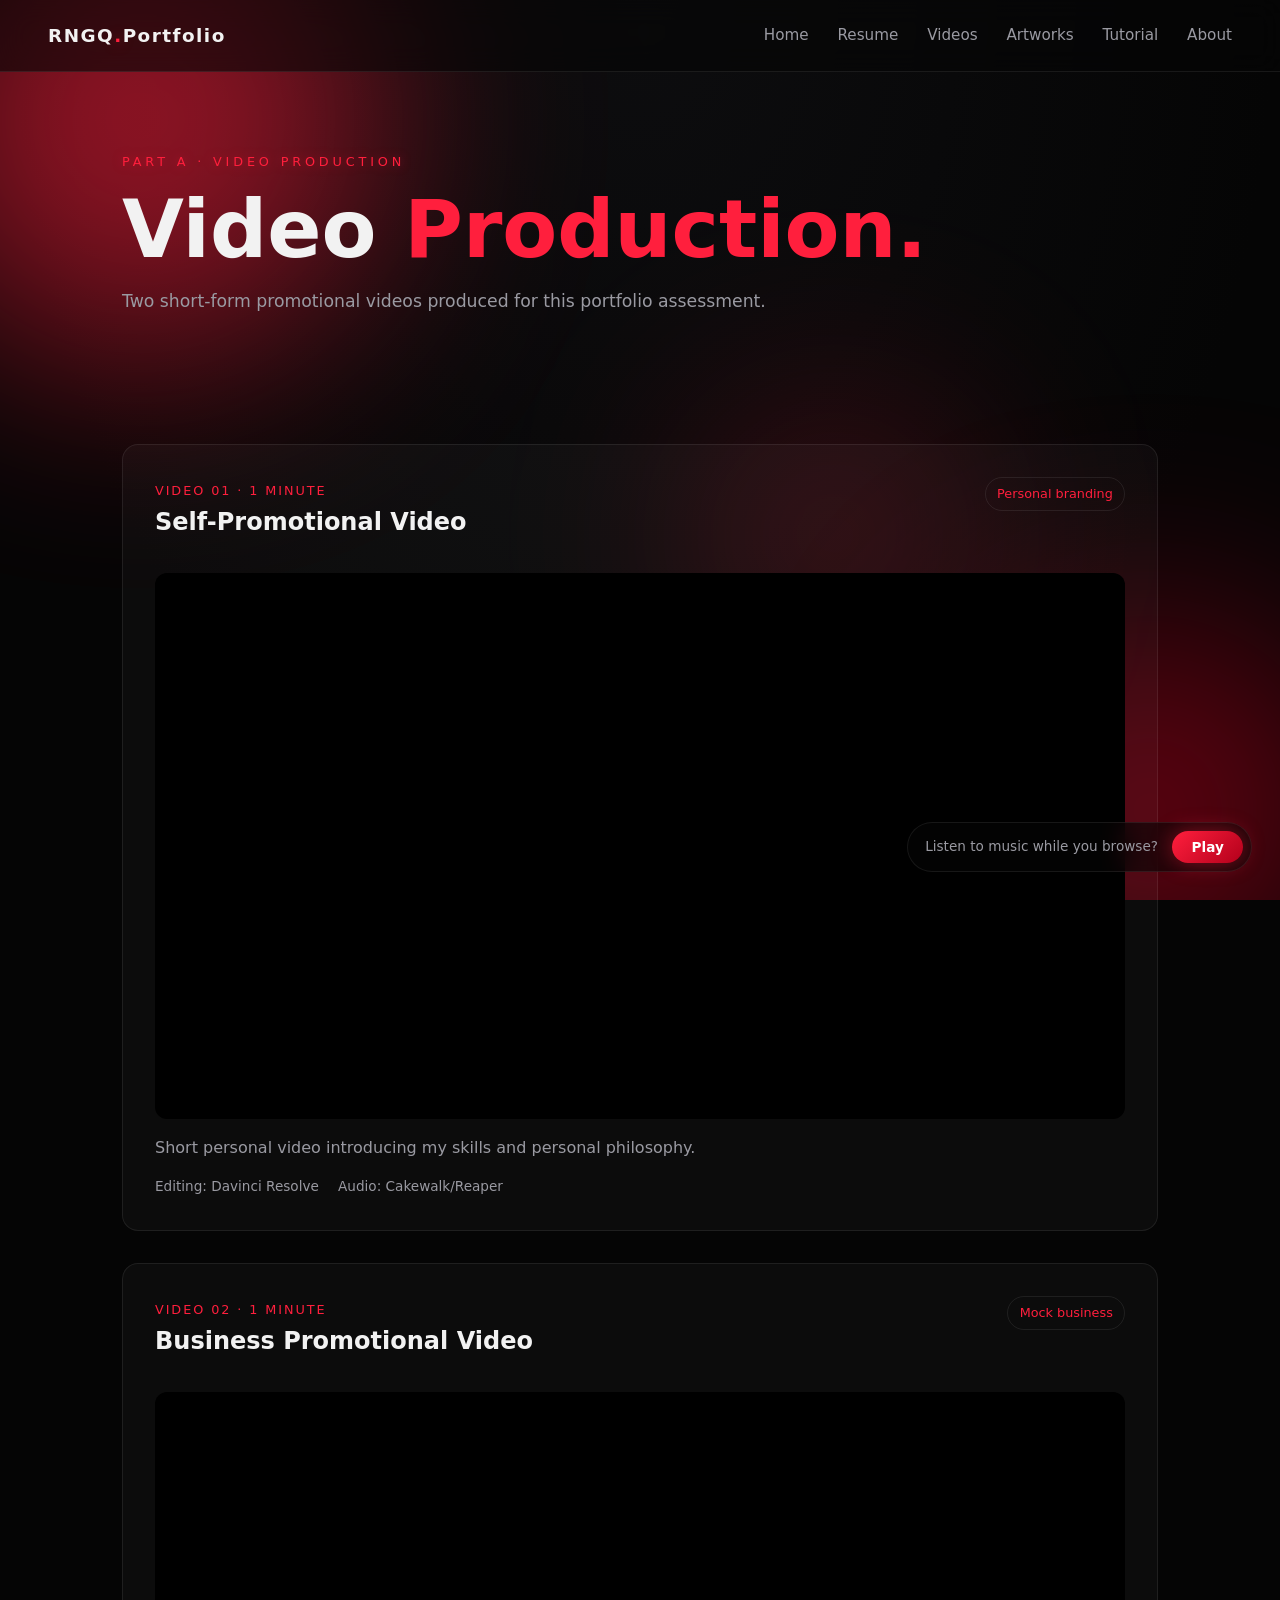
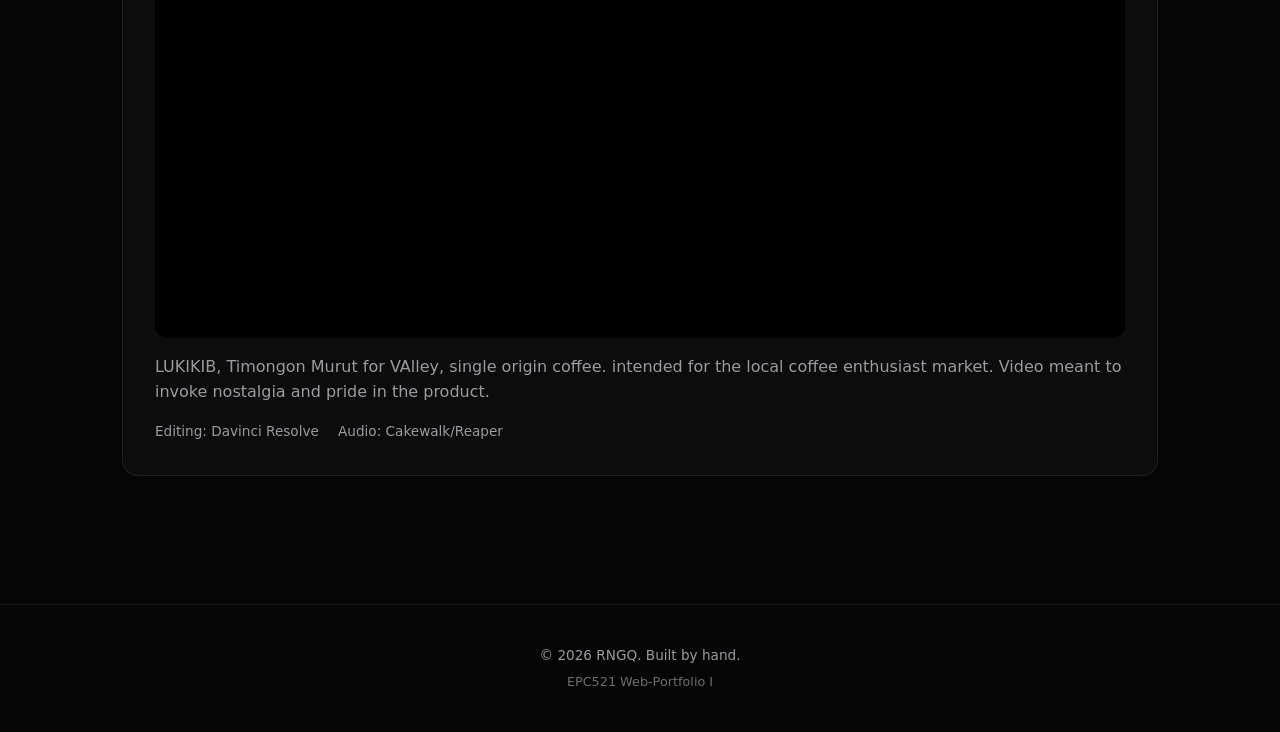
<file: videos.html>
<!DOCTYPE html>
<html lang="en">
<head>
  <meta charset="UTF-8">
  <meta name="viewport" content="width=device-width, initial-scale=1.0">
  <meta name="description" content="Zul iQmal's EPC521 multimedia web portfolio.">
  <title>Zul iQmal | Video Production</title>
  <link rel="stylesheet" href="CSS/style.css">
  <link rel="stylesheet" href="CSS/pages.css">
</head>
<body>
  <div class="aura-bg" aria-hidden="true">
    <span class="blob blob-1"></span>
    <span class="blob blob-2"></span>
    <span class="blob blob-3"></span>
  </div>
  <div class="cursor-aura" aria-hidden="true"></div>

  <header class="site-header">
    <a href="index.html" class="logo">RNGQ<span>.</span>Portfolio</a>
    <button class="nav-toggle" aria-label="Toggle menu" aria-expanded="false" aria-controls="nav">
      <span></span><span></span>
    </button>
    <nav class="nav" id="nav">
      <a href="index.html">Home</a>
      <a href="resume.html">Resume</a>
      <a href="videos.html">Videos</a>
      <a href="artworks.html">Artworks</a>
      <a href="tutorial.html">Tutorial</a>
      <a href="about.html">About</a>
    </nav>
  </header>

  <main>

    <section class="section page-intro">
      <p class="eyebrow">Part A · Video Production</p>
      <h1 class="page-title">Video <em>Production.</em></h1>
      <p class="page-lead">Two short-form promotional videos produced for this portfolio assessment.</p>
    </section>

    <section class="section">
      <article class="page-card media-feature">
        <div class="media-heading">
          <div>
            <span class="when">Video 01 · 1 minute</span>
            <h2>Self-Promotional Video</h2>
          </div>
          <span class="media-label">Personal branding</span>
        </div>
        <iframe class="portfolio-video" src="https://www.youtube.com/embed/UNHVw_HSuJI?enablejsapi=1&rel=0" title="Self-Promotional Video" loading="lazy" allow="accelerometer; autoplay; clipboard-write; encrypted-media; gyroscope; picture-in-picture; web-share" referrerpolicy="strict-origin-when-cross-origin" allowfullscreen></iframe>
        <p>Short personal video introducing my skills and personal philosophy.</p>
        <div class="project-meta"><span>Editing: Davinci Resolve</span><span>Audio: Cakewalk/Reaper</span></div>
      </article>


      <article class="page-card media-feature">
        <div class="media-heading">
          <div>
            <span class="when">Video 02 · 1 minute</span>
            <h2>Business Promotional Video</h2>
          </div>
          <span class="media-label">Mock business</span>
        </div>
        <iframe class="portfolio-video" src="https://www.youtube.com/embed/UNHVw_HSuJI?enablejsapi=1&rel=0" title="Business Promotional Video" loading="lazy" allow="accelerometer; autoplay; clipboard-write; encrypted-media; gyroscope; picture-in-picture; web-share" referrerpolicy="strict-origin-when-cross-origin" allowfullscreen></iframe>
        <p>LUKIKIB, Timongon Murut for VAlley, single origin coffee. intended for the local coffee enthusiast market. Video meant to invoke nostalgia and pride in the product.</p>
        <div class="project-meta"><span>Editing: Davinci Resolve</span><span>Audio: Cakewalk/Reaper</span></div>
      </article>
    </section>

  </main>
  <footer class="site-footer">
    <p>&copy; <span id="year"></span> RNGQ. Built by hand.</p>
    <p class="footer-credit">EPC521 Web-Portfolio I</p>
  </footer>
  <script src="JS/script.js"></script>
  <script src="JS/music.js"></script>
</body>
</html>
</file>
<file: CSS/style.css>
/* ==========================================================
   THEME: change these and the whole site updates
   ========================================================== */
:root {
  --bg: #050505;
  --bg-2: #0d0d0f;
  --surface: rgba(255, 255, 255, 0.03);
  --border: rgba(255, 255, 255, 0.08);

  --text: #f2f2f2;
  --muted: #9a9aa2;

  --red: #ff1f3d;
  --red-deep: #b3001b;
  --red-glow: rgba(255, 31, 61, 0.45);

  --radius: 16px;
  --max-width: 1100px;
  --font: "Inter", system-ui, -apple-system, "Segoe UI", Roboto, sans-serif;
  --header-h: 72px;
}

/* ---------- Reset ---------- */
*, *::before, *::after { box-sizing: border-box; margin: 0; padding: 0; }
html { scroll-behavior: smooth; scroll-padding-top: var(--header-h); }
body {
  font-family: var(--font);
  background: var(--bg);
  color: var(--text);
  line-height: 1.6;
  overflow-x: hidden;
}
a { color: inherit; text-decoration: none; }
img { max-width: 100%; display: block; }
ul, ol { list-style: none; }
::selection { background: var(--red); color: #fff; }

/* ---------- Aura background ---------- */
.aura-bg {
  position: fixed; inset: 0; z-index: -2; overflow: hidden;
  background: radial-gradient(ellipse at 50% 0%, var(--bg-2), var(--bg) 70%);
}
.blob {
  position: absolute; border-radius: 50%;
  filter: blur(110px); opacity: 0.55;
  animation: drift 18s ease-in-out infinite alternate;
}
.blob-1 { width: 480px; height: 480px; background: var(--red); top: -120px; left: -100px; }
.blob-2 { width: 380px; height: 380px; background: var(--red-deep); bottom: -100px; right: -60px; animation-delay: -6s; }
.blob-3 { width: 260px; height: 260px; background: var(--red); top: 45%; left: 55%; opacity: 0.25; animation-delay: -11s; }

@keyframes drift {
  from { transform: translate(0, 0) scale(1); }
  to   { transform: translate(60px, 40px) scale(1.15); }
}

/* Cursor-following glow (position kat dalam 
script.js) */
.cursor-aura {
  position: fixed; top: 0; left: 0; z-index: -1;
  width: 420px; height: 420px; border-radius: 50%;
  background: radial-gradient(circle, var(--red-glow), transparent 65%);
  transform: translate(-50%, -50%);
  pointer-events: none; opacity: 0;
  transition: opacity 0.4s ease;
}
.cursor-aura.active { opacity: 0.6; }

/* ---------- Header ---------- */
.site-header {
  position: fixed; top: 0; left: 0; right: 0; z-index: 50;
  height: var(--header-h);
  display: flex; align-items: center; justify-content: space-between;
  padding: 0 clamp(1rem, 5vw, 3rem);
  background: rgba(5, 5, 5, 0.6);
  backdrop-filter: blur(14px);
  border-bottom: 1px solid var(--border);
}
.logo { font-weight: 800; letter-spacing: 0.08em; font-size: 1.15rem; }
.logo span { color: var(--red); text-shadow: 0 0 14px var(--red); }

.nav { display: flex; align-items: center; gap: 1.8rem; }
.nav a:not(.btn) { color: var(--muted); font-size: 0.95rem; transition: color 0.2s, text-shadow 0.2s; }
.nav a:not(.btn):hover { color: #fff; text-shadow: 0 0 12px var(--red); }

.nav-toggle { display: none; background: none; border: 0; cursor: pointer; width: 32px; height: 32px; position: relative; }
.nav-toggle span { position: absolute; left: 4px; right: 4px; height: 2px; background: var(--text); transition: transform 0.3s, top 0.3s; }
.nav-toggle span:first-child { top: 11px; }
.nav-toggle span:last-child  { top: 19px; }
.nav-toggle[aria-expanded="true"] span:first-child { top: 15px; transform: rotate(45deg); }
.nav-toggle[aria-expanded="true"] span:last-child  { top: 15px; transform: rotate(-45deg); }

/* ---------- Buttons ---------- */
.btn {
  display: inline-block; cursor: pointer; border: 0;
  padding: 0.85rem 1.8rem; border-radius: 999px;
  font: 600 0.95rem var(--font); color: #fff;
  background: linear-gradient(135deg, var(--red), var(--red-deep));
  box-shadow: 0 0 22px var(--red-glow);
  transition: transform 0.2s, box-shadow 0.2s;
}
.btn:hover { transform: translateY(-2px); box-shadow: 0 0 36px var(--red-glow), 0 0 8px var(--red); }
.btn-small { padding: 0.5rem 1.2rem; font-size: 0.85rem; }
.btn-ghost { background: transparent; border: 1px solid var(--red); box-shadow: none; }
.btn-ghost:hover { background: rgba(255, 31, 61, 0.12); }

/* ---------- Layout helpers ---------- */
.section { max-width: var(--max-width); margin: 0 auto; padding: 6rem clamp(1rem, 5vw, 2rem); }
.section-title { font-size: clamp(1.8rem, 4vw, 2.6rem); margin-bottom: 2rem; }
.section-title::after {
  content: ""; display: block; width: 56px; height: 3px; margin-top: 0.6rem;
  background: var(--red); box-shadow: 0 0 14px var(--red); border-radius: 2px;
}

/* ---------- Hero ---------- */
.hero {
  min-height: 100vh; display: flex; flex-direction: column;
  align-items: center; justify-content: center; text-align: center;
  padding: calc(var(--header-h) + 2rem) 1.5rem 4rem;
}
.eyebrow { color: var(--red); letter-spacing: 0.3em; text-transform: uppercase; font-size: 0.8rem; margin-bottom: 1rem; text-shadow: 0 0 12px var(--red-glow); }
.hero h1 { font-size: clamp(3rem, 10vw, 6.5rem); line-height: 1.02; font-weight: 800; }
.hero h1 em {
  font-style: normal; color: var(--red);
  text-shadow: 0 0 30px var(--red-glow), 0 0 80px var(--red-glow);
}
.role { font-size: clamp(1.1rem, 3vw, 1.6rem); margin-top: 0.8rem; color: var(--text); min-height: 1.6em; }
#typed { color: var(--red); text-shadow: 0 0 14px var(--red-glow); }
.caret {
  display: inline-block; width: 2px; height: 1.1em; margin-left: 3px;
  background: var(--red); vertical-align: text-bottom;
  animation: blink 1s steps(1) infinite;
}
@keyframes blink { 50% { opacity: 0; } }

.lead { color: var(--muted); max-width: 52ch; margin: 1.5rem 0 2.2rem; font-size: 1.1rem; }
.hero-actions { display: flex; gap: 1rem; flex-wrap: wrap; justify-content: center; }

.socials { display: flex; gap: 0.8rem; margin-top: 2.2rem; flex-wrap: wrap; justify-content: center; }
.socials a {
  padding: 0.45rem 1.1rem; border-radius: 999px; font-size: 0.85rem; color: var(--muted);
  border: 1px solid var(--border); transition: color 0.2s, border-color 0.2s, box-shadow 0.2s;
}
.socials a:hover { color: #fff; border-color: var(--red); box-shadow: 0 0 18px var(--red-glow); }

/* ---------- Cards (spotlight follows cursor) ---------- */
.grid { display: grid; grid-template-columns: repeat(auto-fit, minmax(260px, 1fr)); gap: 1.5rem; }
.card {
  position: relative; overflow: hidden;
  padding: 2rem; border-radius: var(--radius);
  background: var(--surface); border: 1px solid var(--border);
  transition: transform 0.3s, border-color 0.3s, box-shadow 0.3s, opacity 0.8s ease;
}
.card::before {
  content: ""; position: absolute; inset: 0; pointer-events: none;
  background: radial-gradient(260px circle at var(--mx, 50%) var(--my, 50%), var(--red-glow), transparent 70%);
  opacity: 0; transition: opacity 0.3s;
}
.card:hover { transform: translateY(-6px); border-color: rgba(255, 31, 61, 0.5); box-shadow: 0 10px 40px rgba(255, 31, 61, 0.15); }
.card:hover::before { opacity: 0.5; }
.card > * { position: relative; }
.card h3 { margin-bottom: 0.6rem; }
.card p { color: var(--muted); }

/* ---------- About ---------- */
.about { display: grid; grid-template-columns: 320px 1fr; gap: 4rem; align-items: center; }
.avatar-wrap { display: flex; justify-content: center; }
.avatar {
  width: 280px; height: 280px; border-radius: 50%; object-fit: cover;
  display: grid; place-items: center;
  font-size: 4rem; font-weight: 800; color: var(--red);
  background: var(--bg-2);
  border: 2px solid var(--red);
  box-shadow: 0 0 40px var(--red-glow), 0 0 100px rgba(255, 31, 61, 0.25), inset 0 0 40px rgba(255, 31, 61, 0.12);
}
.about-text p { color: var(--muted); margin-bottom: 1rem; }
.about-stats { display: grid; grid-template-columns: repeat(3, 1fr); gap: 1rem; margin-top: 1.8rem; }
.stat {
  text-align: center; padding: 1rem; border-radius: 12px;
  background: var(--surface); border: 1px solid var(--border);
}
.stat strong { display: block; font-size: 1.7rem; color: var(--red); text-shadow: 0 0 16px var(--red-glow); }
.stat span { color: var(--muted); font-size: 0.8rem; }

/* ---------- Skills ---------- */
.chips, .tags { display: flex; flex-wrap: wrap; gap: 0.5rem; }
.chips li {
  padding: 0.35rem 0.9rem; border-radius: 999px; font-size: 0.85rem;
  border: 1px solid rgba(255, 31, 61, 0.35); color: var(--text);
  background: rgba(255, 31, 61, 0.07);
}

/* ---------- Projects ---------- */
.filters { display: flex; gap: 0.6rem; flex-wrap: wrap; margin-bottom: 2rem; }
.filter {
  cursor: pointer; padding: 0.45rem 1.2rem; border-radius: 999px;
  font: 500 0.9rem var(--font); color: var(--muted);
  background: transparent; border: 1px solid var(--border);
  transition: color 0.2s, border-color 0.2s, box-shadow 0.2s, background 0.2s;
}
.filter:hover { color: #fff; border-color: var(--red); }
.filter.active { color: #fff; background: rgba(255, 31, 61, 0.15); border-color: var(--red); box-shadow: 0 0 18px var(--red-glow); }

.projects { grid-template-columns: repeat(auto-fit, minmax(300px, 1fr)); }
.project { padding: 0; }
.project > h3, .project > p, .project > .tags, .project > .project-links { margin-left: 1.5rem; margin-right: 1.5rem; }
.project-thumb {
  aspect-ratio: 16 / 9; width: 100%; object-fit: cover;
  display: grid; place-items: center; margin-bottom: 1.2rem;
  color: var(--red); font-weight: 700; letter-spacing: 0.1em;
  background: linear-gradient(135deg, #140306, #1d0409);
  border-bottom: 1px solid var(--border);
}
.project h3 { margin-bottom: 0.4rem; }
.tags { margin: 1rem 1.5rem 0; }
.tags li { font-size: 0.75rem; color: var(--red); letter-spacing: 0.05em; }
.tags li::before { content: "#"; opacity: 0.6; }
.project-links { display: flex; gap: 1.2rem; margin: 1.2rem 1.5rem 1.6rem; }
.project-links a { font-size: 0.9rem; font-weight: 600; border-bottom: 1px solid var(--red); padding-bottom: 2px; transition: text-shadow 0.2s; }
.project-links a:hover { text-shadow: 0 0 12px var(--red); }
.project[hidden] { display: none; }

/* ---------- Timeline ---------- */
.timeline { position: relative; padding-left: 2rem; border-left: 1px solid var(--border); }
.timeline li { position: relative; padding-bottom: 2.4rem; }
.timeline li:last-child { padding-bottom: 0; }
.timeline li::before {
  content: ""; position: absolute; left: calc(-2rem - 6px); top: 0.45rem;
  width: 11px; height: 11px; border-radius: 50%;
  background: var(--red); box-shadow: 0 0 14px var(--red);
}
.when { color: var(--red); font-size: 0.8rem; letter-spacing: 0.15em; text-transform: uppercase; }
.timeline h3 { margin: 0.2rem 0 0.3rem; }
.timeline small { color: var(--muted); font-weight: 400; font-size: 0.9rem; }
.timeline p { color: var(--muted); max-width: 60ch; }

/* ---------- Contact form ---------- */
.contact { max-width: 640px; }
.contact-intro { color: var(--muted); margin-bottom: 1.8rem; }
.contact-intro a { color: var(--red); border-bottom: 1px solid var(--red); }
.form { display: grid; gap: 1rem; }
.form input, .form textarea {
  width: 100%; padding: 0.95rem 1.1rem; border-radius: 12px;
  background: var(--surface); border: 1px solid var(--border);
  color: var(--text); font: inherit; resize: vertical;
  transition: border-color 0.2s, box-shadow 0.2s;
}
.form input::placeholder, .form textarea::placeholder { color: #5f5f67; }
.form input:focus, .form textarea:focus {
  outline: none; border-color: var(--red); box-shadow: 0 0 0 3px rgba(255, 31, 61, 0.2), 0 0 24px var(--red-glow);
}
.form .btn { justify-self: start; }
.form-note { color: var(--red); min-height: 1.4em; font-size: 0.9rem; }

/* ---------- Footer ---------- */
.site-footer { text-align: center; padding: 2.5rem 1rem; color: var(--muted); font-size: 0.85rem; border-top: 1px solid var(--border); }

/* ---------- Scroll reveal ---------- */
.reveal { opacity: 0; transform: translateY(28px); transition: opacity 0.8s ease, transform 0.8s ease; }
.reveal.visible { opacity: 1; transform: none; }
/* keep card hover lift working after reveal */
.card.reveal.visible:hover { transform: translateY(-6px); }

/* ---------- Responsive ---------- */
@media (max-width: 800px) {
  .nav-toggle { display: block; }
  .nav {
    position: fixed; top: var(--header-h); left: 0; right: 0;
    flex-direction: column; gap: 1.4rem; padding: 2rem;
    background: rgba(5, 5, 5, 0.96); border-bottom: 1px solid var(--border);
    transform: translateY(-120%); transition: transform 0.35s ease;
  }
  .nav.open { transform: translateY(0); }
  .about { grid-template-columns: 1fr; gap: 2.5rem; }
  .avatar { width: 220px; height: 220px; font-size: 3rem; }
}

/* ---------- Respect reduced motion ---------- */
@media (prefers-reduced-motion: reduce) {
  *, *::before, *::after { animation: none !important; transition: none !important; }
  .reveal { opacity: 1; transform: none; }
}
</file>
<file: CSS/pages.css>
/* EPC521 page-specific styles. Loaded after CSS/style.css. */
.page-intro { padding-top: calc(var(--header-h) + 5rem); padding-bottom: 2rem; }
.page-title { font-size: clamp(2.5rem, 7vw, 5rem); line-height: 1.05; }
.page-title em { color: var(--red); font-style: normal; }
.page-lead { max-width: 62ch; color: var(--muted); margin-top: 1rem; font-size: 1.08rem; }
.page-actions { display: flex; gap: 1rem; flex-wrap: wrap; margin-top: 1.5rem; }
.page-card { padding: clamp(1.2rem, 3vw, 2rem); margin-bottom: 1.5rem; border: 1px solid var(--border); border-radius: var(--radius); background: var(--surface); }
.page-card h2 { margin-bottom: 1rem; }
.page-card p { color: var(--muted); margin: .5rem 0; }
.page-card a:not(.btn) { color: var(--red); }
.resume-layout { display: grid; grid-template-columns: minmax(0, 1.6fr) minmax(260px, .9fr); gap: 1.5rem; align-items: start; }
.resume-entry { padding: 1rem 0; border-top: 1px solid var(--border); }
.resume-entry h3 { margin: .35rem 0; }
.detail-list { padding-left: 1.2rem; list-style: disc; color: var(--muted); }
.detail-list li { margin: .45rem 0; overflow-wrap: anywhere; }
.small-note { color: var(--muted); font-size: .85rem; margin-top: 1rem; }
.media-feature { margin-bottom: 2rem; }
.media-heading { display: flex; justify-content: space-between; align-items: start; gap: 1rem; margin-bottom: 1rem; }
.media-label { color: var(--red); font-size: .8rem; border: 1px solid var(--border); border-radius: 99px; padding: .35rem .7rem; }
.portfolio-video { display: block; width: 100%; max-height: 560px; aspect-ratio: 16 / 9; background: #000; border-radius: 12px; margin: 1rem 0; }
iframe.portfolio-video { border: 0; } /* YouTube embeds */
.project-meta { display: flex; flex-wrap: wrap; gap: .6rem 1.2rem; color: var(--muted); font-size: .85rem; margin-top: 1rem; }
.artwork-grid { display: grid; grid-template-columns: repeat(auto-fit, minmax(260px, 1fr)); gap: 1.5rem; }
.artwork-card { margin: 0; }
.artwork-preview { display: block; width: 100%; height: auto; max-height: 560px; object-fit: contain; background: rgba(0,0,0,.25); border-radius: 10px; margin: 1rem 0; }
.text-link { display: inline-block; margin-top: .8rem; }
.tutorial-layout { max-width: 900px; }
.tutorial-steps { padding-left: 1.4rem; }
.tutorial-steps li { padding: 1rem 0 1.5rem; border-top: 1px solid var(--border); }
.tutorial-steps h3 { margin-bottom: .75rem; }
.screenshot-placeholder { min-height: 150px; display: grid; place-items: center; padding: 1rem; margin: .8rem 0; border: 1px dashed rgba(255,255,255,.25); border-radius: 10px; color: var(--muted); text-align: center; background: rgba(255,255,255,.02); }
.footer-credit { opacity: .7; font-size: .8rem; margin-top: .35rem; }
@media (max-width: 800px) {
  .resume-layout { grid-template-columns: 1fr; }
  .media-heading { flex-direction: column; }
}

/* ==========================================================
   E-RESUME INTERACTIVITY
   ========================================================== */

/* Keyboard focus */
a:focus-visible, button:focus-visible, summary:focus-visible, video:focus-visible {
  outline: 2px solid var(--red); outline-offset: 3px; border-radius: 6px;
}

.visually-hidden {
  position: absolute; width: 1px; height: 1px; margin: -1px; padding: 0;
  overflow: hidden; clip: rect(0 0 0 0); white-space: nowrap; border: 0;
}

/* Hero with photo */
.resume-hero { display: grid; grid-template-columns: 1fr auto; gap: 3rem; align-items: center; }
.resume-photo .avatar { width: 240px; height: 240px; }

/* Expandable experience entries */
.exp-entry summary {
  display: flex; justify-content: space-between; align-items: flex-start; gap: 1rem;
  cursor: pointer; list-style: none;
}
.exp-entry summary::-webkit-details-marker { display: none; }
.exp-entry summary::after {
  content: "+"; flex: none; width: 1.8rem; height: 1.8rem; display: grid; place-items: center;
  border: 1px solid var(--border); border-radius: 50%;
  color: var(--red); font-size: 1.2rem; line-height: 1;
  transition: border-color 0.2s, background 0.2s;
}
.exp-entry[open] summary::after { content: "–"; }
.exp-entry summary:hover::after { border-color: var(--red); background: rgba(255, 31, 61, 0.12); }
.entry-head { flex: 1; }
.exp-entry .detail-list { margin-top: 0.6rem; }
.entry-tags { margin-top: 0.9rem; }
.entry-tags li { font-size: 0.75rem; padding: 0.2rem 0.7rem; transition: background 0.2s, border-color 0.2s; }
.entry-tags li.on { background: rgba(255, 31, 61, 0.3); border-color: var(--red); }

/* Skill highlighting */
.exp-entry { transition: opacity 0.25s, border-color 0.25s; }
.exp-entry.is-match { border-top-color: var(--red); }
.exp-entry.is-dim { opacity: 0.35; }
.exp-entry.is-dim:hover, .exp-entry.is-dim:focus-within { opacity: 0.8; }

.exp-toolbar { display: flex; justify-content: space-between; align-items: flex-start; gap: 1rem; flex-wrap: wrap; margin-bottom: 0.5rem; }
.skill-filters { display: flex; flex-wrap: wrap; align-items: center; gap: 0.5rem; flex: 1 1 320px; }
.toolbar-label { color: var(--muted); font-size: 0.8rem; margin-right: 0.3rem; }
.skill-chip {
  cursor: pointer; padding: 0.3rem 0.9rem; border-radius: 999px;
  font: 500 0.8rem var(--font); color: var(--muted);
  background: transparent; border: 1px solid var(--border);
  transition: color 0.2s, border-color 0.2s, background 0.2s;
}
.skill-chip:hover { color: var(--text); border-color: var(--red); }
.skill-chip.active { color: var(--text); background: rgba(255, 31, 61, 0.15); border-color: var(--red); }
.skill-status { min-height: 1.4em; margin: 0 0 0.5rem; }

/* Copy buttons and references */
.copy-btn {
  cursor: pointer; margin-left: 0.4rem; padding: 0.1rem 0.7rem; min-width: 4.6rem;
  border-radius: 999px; border: 1px solid var(--border); background: transparent;
  color: var(--muted); font: 500 0.75rem var(--font);
  transition: color 0.2s, border-color 0.2s;
}
.copy-btn:hover { color: var(--text); border-color: var(--red); }
.copy-btn.copied { color: var(--red); border-color: var(--red); }
.reference + .reference { margin-top: 1rem; padding-top: 1rem; border-top: 1px solid var(--border); }
.page-card .ref-name { color: var(--text); font-weight: 600; }

@media (max-width: 800px) {
  .resume-hero { grid-template-columns: 1fr; gap: 1.5rem; }
  .resume-photo { order: -1; }
  .resume-photo .avatar { width: 150px; height: 150px; }
}

/* ==========================================================
   COLLAPSIBLE CARDS (e.g. Academic Qualifications)
   Separate from .exp-entry so the experience toggles/filters ignore them.
   ========================================================== */
.collapse-card > summary {
  display: flex; justify-content: space-between; align-items: center; gap: 1rem;
  cursor: pointer; list-style: none;
}
.collapse-card > summary::-webkit-details-marker { display: none; }
.collapse-card > summary::after {
  content: "+"; flex: none; width: 1.8rem; height: 1.8rem; display: grid; place-items: center;
  border: 1px solid var(--border); border-radius: 50%;
  color: var(--red); font-size: 1.2rem; line-height: 1;
  transition: border-color 0.2s, background 0.2s;
}
.collapse-card[open] > summary::after { content: "–"; }
.collapse-card > summary:hover::after { border-color: var(--red); background: rgba(255, 31, 61, 0.12); }
.collapse-card > summary .section-title { margin-bottom: 0; }
.collapse-card[open] > summary { margin-bottom: 1rem; }

/* ==========================================================
   TUTORIAL SCREENSHOTS
   ========================================================== */
.tutorial-shot { margin: 0.8rem 0; }
.tutorial-shot img {
  display: block; max-width: 100%; height: auto; max-height: 560px; object-fit: contain;
  border: 1px solid var(--border); border-radius: 10px; background: rgba(0, 0, 0, 0.25);
}
.tutorial-shot figcaption { color: var(--muted); font-size: 0.8rem; margin-top: 0.5rem; }
.shot-pair { display: grid; grid-template-columns: repeat(auto-fit, minmax(220px, 1fr)); gap: 1rem; align-items: start; margin: 0.8rem 0; }
.shot-pair .tutorial-shot { margin: 0; }
.shot-pair .tutorial-shot img { max-height: 420px; }


/* ==========================================================
   ABOUT PAGE
   ========================================================== */
.statement {
  font-size: clamp(2.4rem, 7vw, 5.2rem); line-height: 1.08; font-weight: 800;
  max-width: 18ch; text-wrap: balance;
}
.statement em {
  font-style: normal; color: var(--red);
  text-shadow: 0 0 30px var(--red-glow), 0 0 80px var(--red-glow);
}
.about-layout { display: grid; grid-template-columns: minmax(0, 1.6fr) minmax(260px, .9fr); gap: 1.5rem; align-items: start; padding-top: 2rem; }
@media (max-width: 800px) {
  .about-layout { grid-template-columns: 1fr; }
}
</file>
